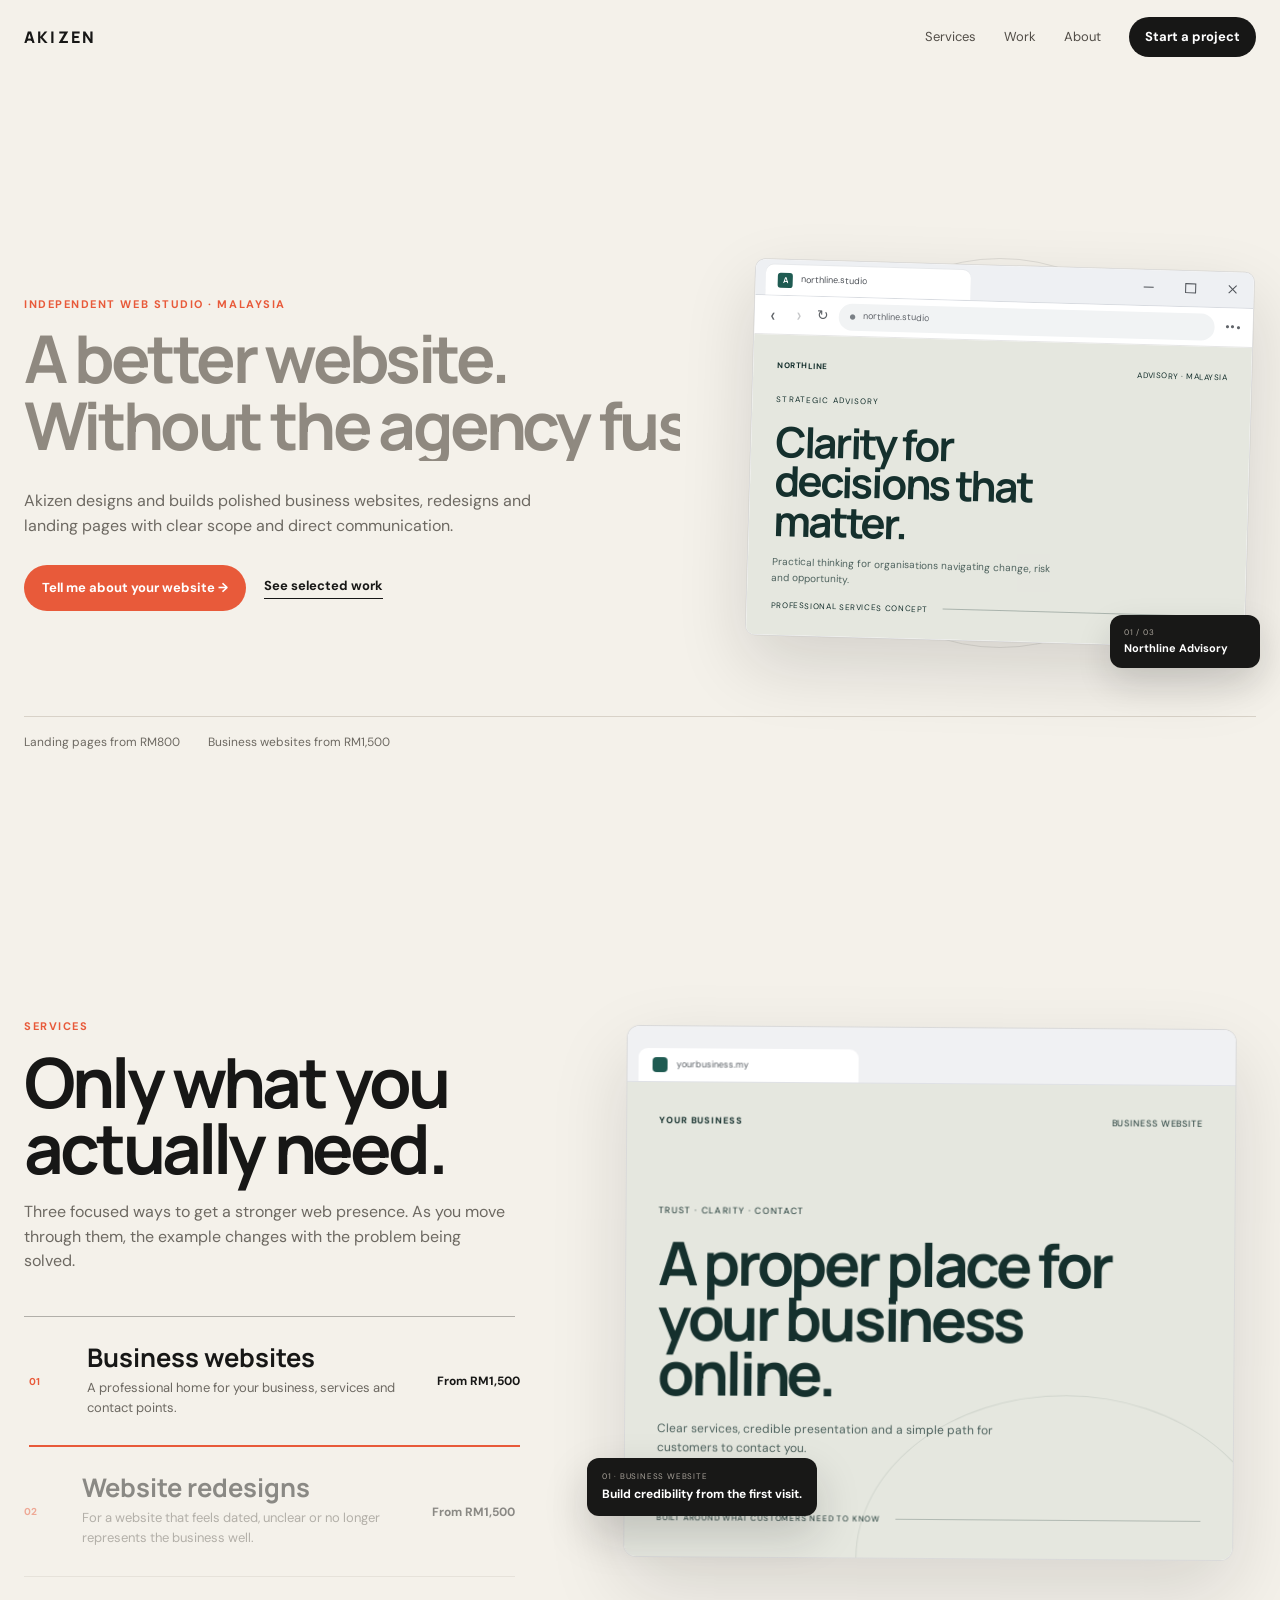
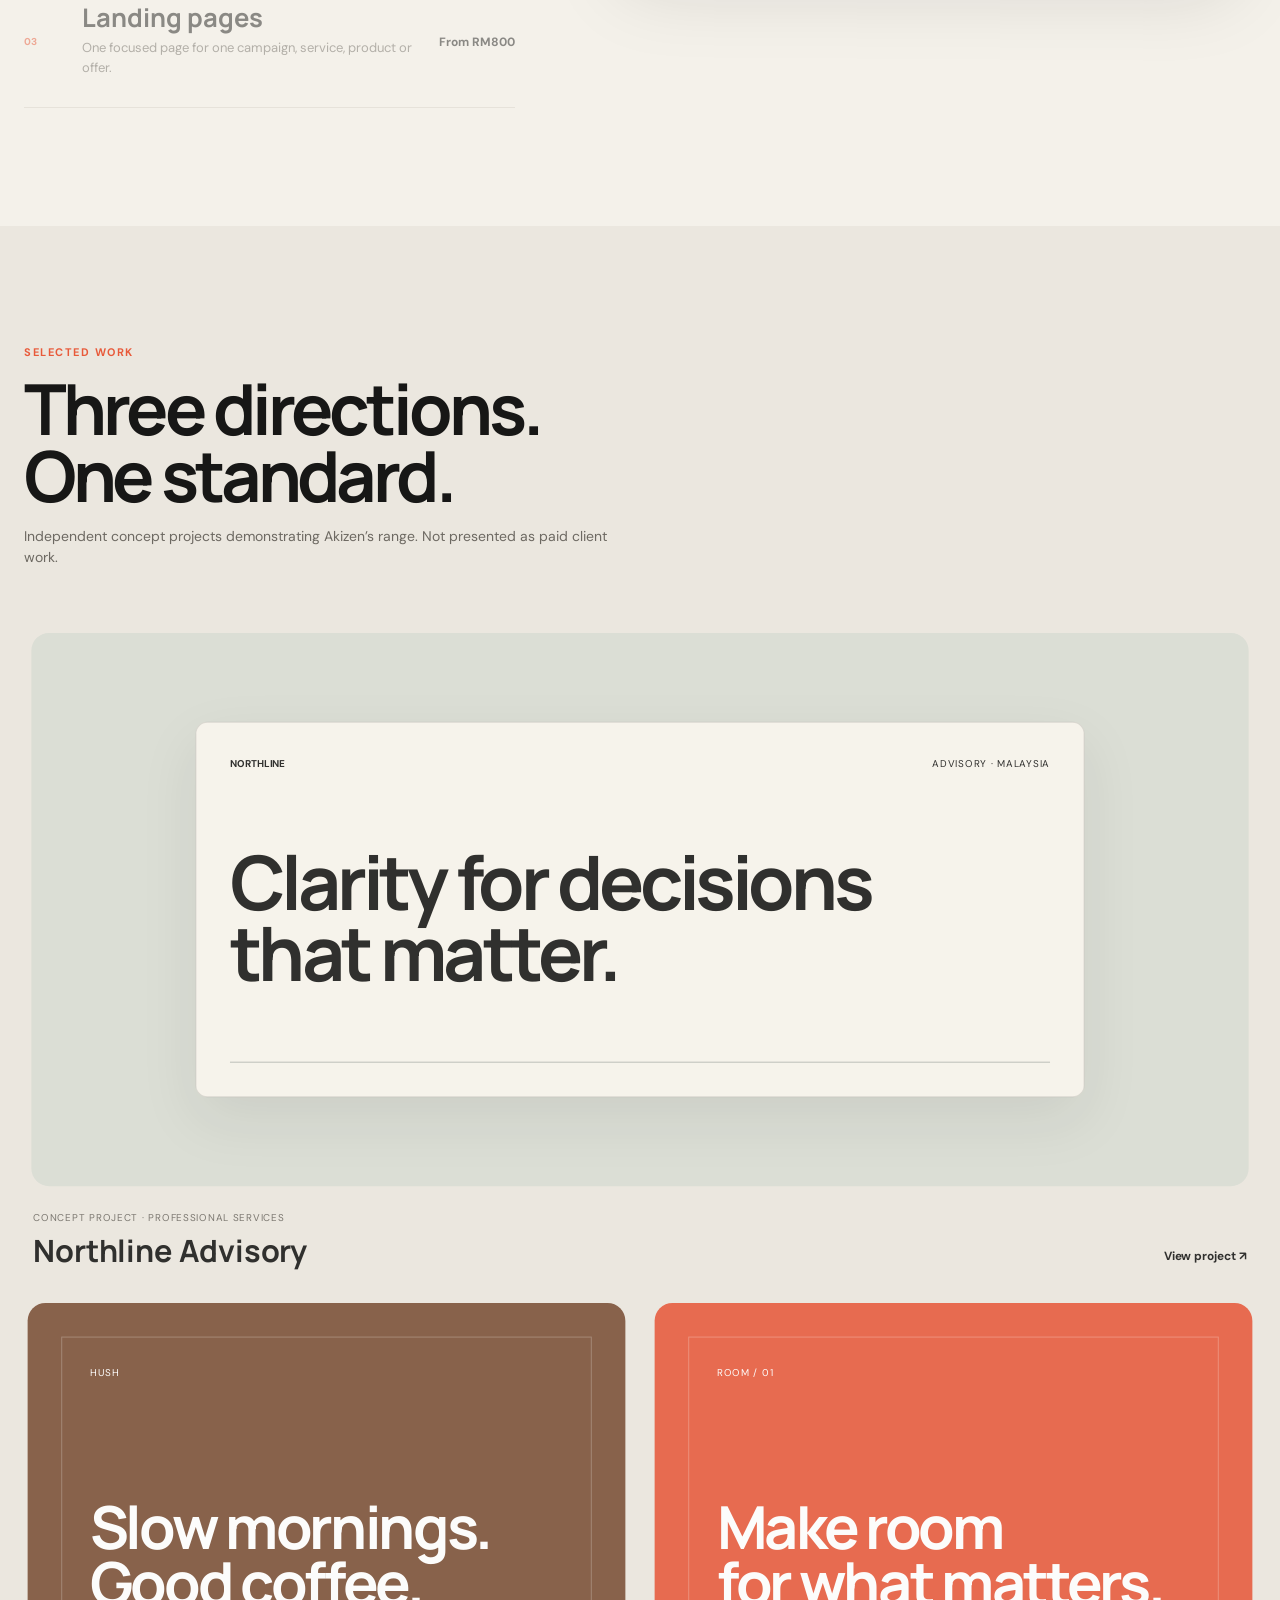
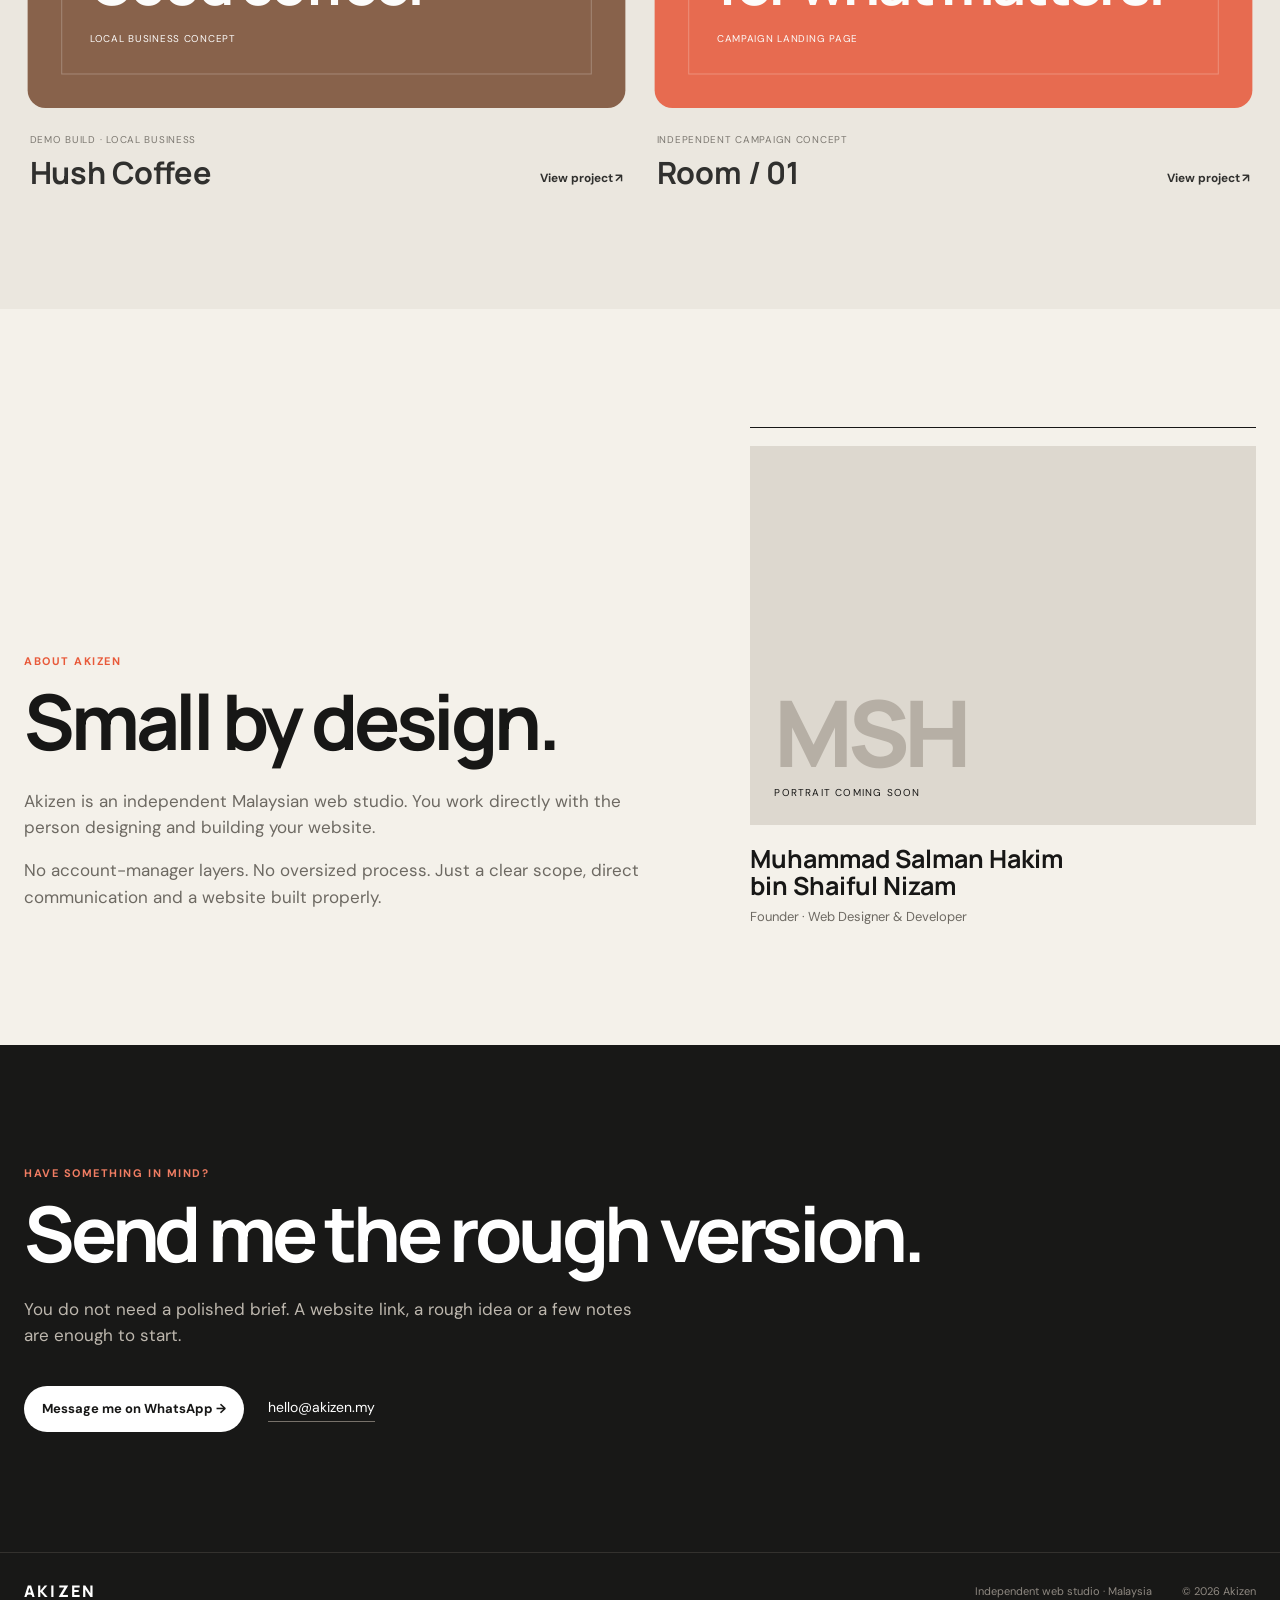
<file: index.html>
<!doctype html>
<html lang="en">
<head>
  <meta charset="utf-8">
  <meta name="viewport" content="width=device-width,initial-scale=1">
  <meta name="theme-color" content="#f4f1ea">
  <meta name="description" content="Akizen is an independent Malaysian web studio creating professional business websites, redesigns and landing pages.">
  <meta name="robots" content="index,follow">
  <link rel="canonical" href="https://akizen.my/">
  <meta property="og:type" content="website">
  <meta property="og:title" content="Akizen — Websites for Malaysian businesses">
  <meta property="og:description" content="Professional business websites, redesigns and landing pages. Clear scope, direct communication and focused delivery.">
  <meta property="og:url" content="https://akizen.my/">
  <meta property="og:image" content="https://akizen.my/assets/images/og-image.jpg">
  <meta name="twitter:card" content="summary_large_image">
  <link rel="icon" href="favicon.ico" sizes="any">
  <link rel="manifest" href="site.webmanifest">
  <link rel="preconnect" href="https://fonts.googleapis.com">
  <link rel="preconnect" href="https://fonts.gstatic.com" crossorigin>
  <link href="https://fonts.googleapis.com/css2?family=DM+Sans:wght@400;500;600;700&family=Manrope:wght@500;600;700;800&display=swap" rel="stylesheet">
  <title>Akizen — Websites for Malaysian businesses</title>
  <link rel="stylesheet" href="style.css?v=motion-2">
  <link rel="stylesheet" href="hero-windows.css?v=windows-1">
  <link rel="stylesheet" href="hero-text.css?v=text-1">
  <link rel="stylesheet" href="scroll-story.css?v=story-2">
  <script src="script.js?v=story-2" defer></script>
</head>
<body>
<a class="skip-link" href="#main">Skip to content</a>
<header class="site-header" data-header><div class="shell nav"><a class="brand" href="#top" aria-label="Akizen home">AKIZEN</a><nav class="desktop-nav" aria-label="Primary navigation"><a href="#services">Services</a><a href="#work">Work</a><a href="#about">About</a></nav><a class="nav-cta" href="https://wa.me/60174201247?text=Hi%2C%20I%27d%20like%20to%20talk%20about%20a%20website." target="_blank" rel="noopener">Start a project</a><button class="menu-toggle" type="button" aria-expanded="false" aria-controls="mobile-menu" aria-label="Open menu"><span></span><span></span></button></div><div class="mobile-menu" id="mobile-menu" hidden><a href="#services">Services</a><a href="#work">Work</a><a href="#about">About</a><a class="mobile-cta" href="https://wa.me/60174201247?text=Hi%2C%20I%27d%20like%20to%20talk%20about%20a%20website." target="_blank" rel="noopener">Start a project →</a></div></header>
<main id="main">
<section class="hero" id="top"><div class="shell hero-inner"><div class="hero-grid"><div class="hero-copy"><p class="eyebrow hero-eyebrow reveal">Independent web studio · Malaysia</p><h1 class="hero-title reveal"><span class="headline-mask"><span class="headline-line headline-primary">A better website.</span></span><span class="headline-mask"><span class="headline-line headline-muted">Without the agency fuss.</span></span></h1><p class="hero-description reveal">Akizen designs and builds polished business websites, redesigns and landing pages with clear scope and direct communication.</p><div class="hero-actions reveal"><a class="button primary" href="https://wa.me/60174201247?text=Hi%2C%20I%27d%20like%20to%20talk%20about%20a%20website." target="_blank" rel="noopener">Tell me about your website →</a><a class="text-link" href="#work">See selected work</a></div></div><div class="hero-preview reveal" data-hero-preview aria-label="Animated previews of Akizen concept projects"><div class="preview-orbit" aria-hidden="true"></div><div class="preview-browser" data-preview-browser><div class="windows-titlebar" aria-hidden="true"><div class="browser-tab"><span class="tab-favicon">A</span><small data-preview-url>northline.studio</small></div><div class="window-controls"><span class="win-minimize"></span><span class="win-maximize"></span><span class="win-close"></span></div></div><div class="windows-toolbar" aria-hidden="true"><span class="nav-arrow">‹</span><span class="nav-arrow faded">›</span><span class="nav-refresh">↻</span><div class="address-bar"><span class="lock-dot">●</span><small data-preview-address>northline.studio</small></div><span class="toolbar-menu">•••</span></div><div class="preview-screen preview-northline" data-preview-screen><div class="preview-nav"><b data-preview-brand>NORTHLINE</b><span data-preview-meta>Advisory · Malaysia</span></div><div class="preview-content"><small data-preview-kicker>STRATEGIC ADVISORY</small><strong data-preview-title>Clarity for decisions that matter.</strong><p data-preview-copy>Practical thinking for organisations navigating change, risk and opportunity.</p></div><div class="preview-footer"><span data-preview-label>Professional services concept</span><i></i></div></div></div><div class="preview-caption"><span data-preview-count>01 / 03</span><strong data-preview-name>Northline Advisory</strong></div></div></div><div class="hero-note reveal"><span>Landing pages from RM800</span><span>Business websites from RM1,500</span></div></div></section>
<section class="story-services" id="services" data-service-story><div class="story-services-stage"><div class="story-services-sticky"><div class="shell story-services-grid"><div class="story-services-copy"><div class="section-intro"><p class="eyebrow">Services</p><h2>Only what you actually need.</h2><p class="section-copy">Three focused ways to get a stronger web presence. As you move through them, the example changes with the problem being solved.</p></div><div class="story-service-tabs" aria-label="Akizen services"><article class="story-service-tab is-active" data-service-tab="0"><div class="service-number">01</div><div><h3>Business websites</h3><p>A professional home for your business, services and contact points.</p></div><div class="service-price">From RM1,500</div></article><article class="story-service-tab" data-service-tab="1"><div class="service-number">02</div><div><h3>Website redesigns</h3><p>For a website that feels dated, unclear or no longer represents the business well.</p></div><div class="service-price">From RM1,500</div></article><article class="story-service-tab" data-service-tab="2"><div class="service-number">03</div><div><h3>Landing pages</h3><p>One focused page for one campaign, service, product or offer.</p></div><div class="service-price">From RM800</div></article></div></div><div class="story-demo" data-service-demo aria-live="polite"><div class="story-demo-halo" aria-hidden="true"></div><div class="story-browser"><div class="story-browser-bar"><div class="story-browser-tab"><span class="story-browser-dot"></span><span data-story-url>yourbusiness.my</span></div></div><div class="story-browser-screen" data-story-screen><div class="story-browser-nav"><b data-story-brand>YOUR BUSINESS</b><span data-story-meta>Business website</span></div><div class="story-browser-content"><small class="story-browser-kicker" data-story-kicker>TRUST · CLARITY · CONTACT</small><strong class="story-browser-title" data-story-title>A proper place for your business online.</strong><p class="story-browser-copy" data-story-copy>Clear services, credible presentation and a simple path for customers to contact you.</p></div><div class="story-browser-foot"><span data-story-foot>Built around what customers need to know</span><i></i></div></div></div><div class="story-demo-caption"><small data-story-count>01 · BUSINESS WEBSITE</small><strong data-story-caption-title>Build credibility from the first visit.</strong></div></div></div></div></div></section>
<section class="work-story" id="work" data-work-story><div class="work-story-stage"><div class="work-story-sticky"><div class="shell" style="position:relative"><div class="work-story-head"><div class="section-intro"><p class="eyebrow">Selected work</p><h2>Three directions.<br>One standard.</h2><p class="section-copy">Independent concept projects demonstrating Akizen’s range. Not presented as paid client work.</p></div></div><div class="work-rail-wrap"><div class="work-rail" data-work-rail><a class="story-work-card" href="portfolio/northline/"><div class="work-art northline-art" aria-hidden="true"><div class="mini-window"><div class="mini-top"><b>NORTHLINE</b><span>Advisory · Malaysia</span></div><strong>Clarity for decisions that matter.</strong><i></i></div></div><div class="work-meta"><div><span>Concept Project · Professional Services</span><h3>Northline Advisory</h3></div><b>View project ↗</b></div></a><a class="story-work-card" href="portfolio/hush/"><div class="work-art hush-art" aria-hidden="true"><div><span>HUSH</span><strong>Slow mornings.<br>Good coffee.</strong><small>Local business concept</small></div></div><div class="work-meta"><div><span>Demo Build · Local Business</span><h3>Hush Coffee</h3></div><b>View project ↗</b></div></a><a class="story-work-card" href="portfolio/room-01/"><div class="work-art room-art" aria-hidden="true"><div><span>ROOM / 01</span><strong>Make room<br>for what matters.</strong><small>Campaign landing page</small></div></div><div class="work-meta"><div><span>Independent Campaign Concept</span><h3>Room / 01</h3></div><b>View project ↗</b></div></a></div></div></div></div></div></section>
<section class="section about" id="about"><div class="shell about-grid"><div class="about-copy reveal"><p class="eyebrow">About Akizen</p><h2>Small by design.</h2><p>Akizen is an independent Malaysian web studio. You work directly with the person designing and building your website.</p><p>No account-manager layers. No oversized process. Just a clear scope, direct communication and a website built properly.</p></div><div class="founder reveal"><div class="portrait-placeholder" aria-label="Founder portrait placeholder"><span>MSH</span><small>Portrait coming soon</small></div><div><h3>Muhammad Salman Hakim<br>bin Shaiful Nizam</h3><p>Founder · Web Designer & Developer</p></div></div></div></section>
<section class="contact" id="contact"><div class="shell contact-inner reveal"><p class="eyebrow">Have something in mind?</p><h2>Send me the rough version.</h2><p>You do not need a polished brief. A website link, a rough idea or a few notes are enough to start.</p><div class="contact-actions"><a class="button light" href="https://wa.me/60174201247?text=Hi%2C%20I%27d%20like%20to%20talk%20about%20a%20website.%20Here%27s%20what%20I%20have%20in%20mind%3A" target="_blank" rel="noopener">Message me on WhatsApp →</a><a class="contact-email" href="mailto:hello@akizen.my">hello@akizen.my</a></div></div></section>
</main><footer class="footer"><div class="shell footer-inner"><a class="brand" href="#top">AKIZEN</a><p>Independent web studio · Malaysia</p><p>© <span id="year"></span> Akizen</p></div></footer>
</body>
</html>
</file>
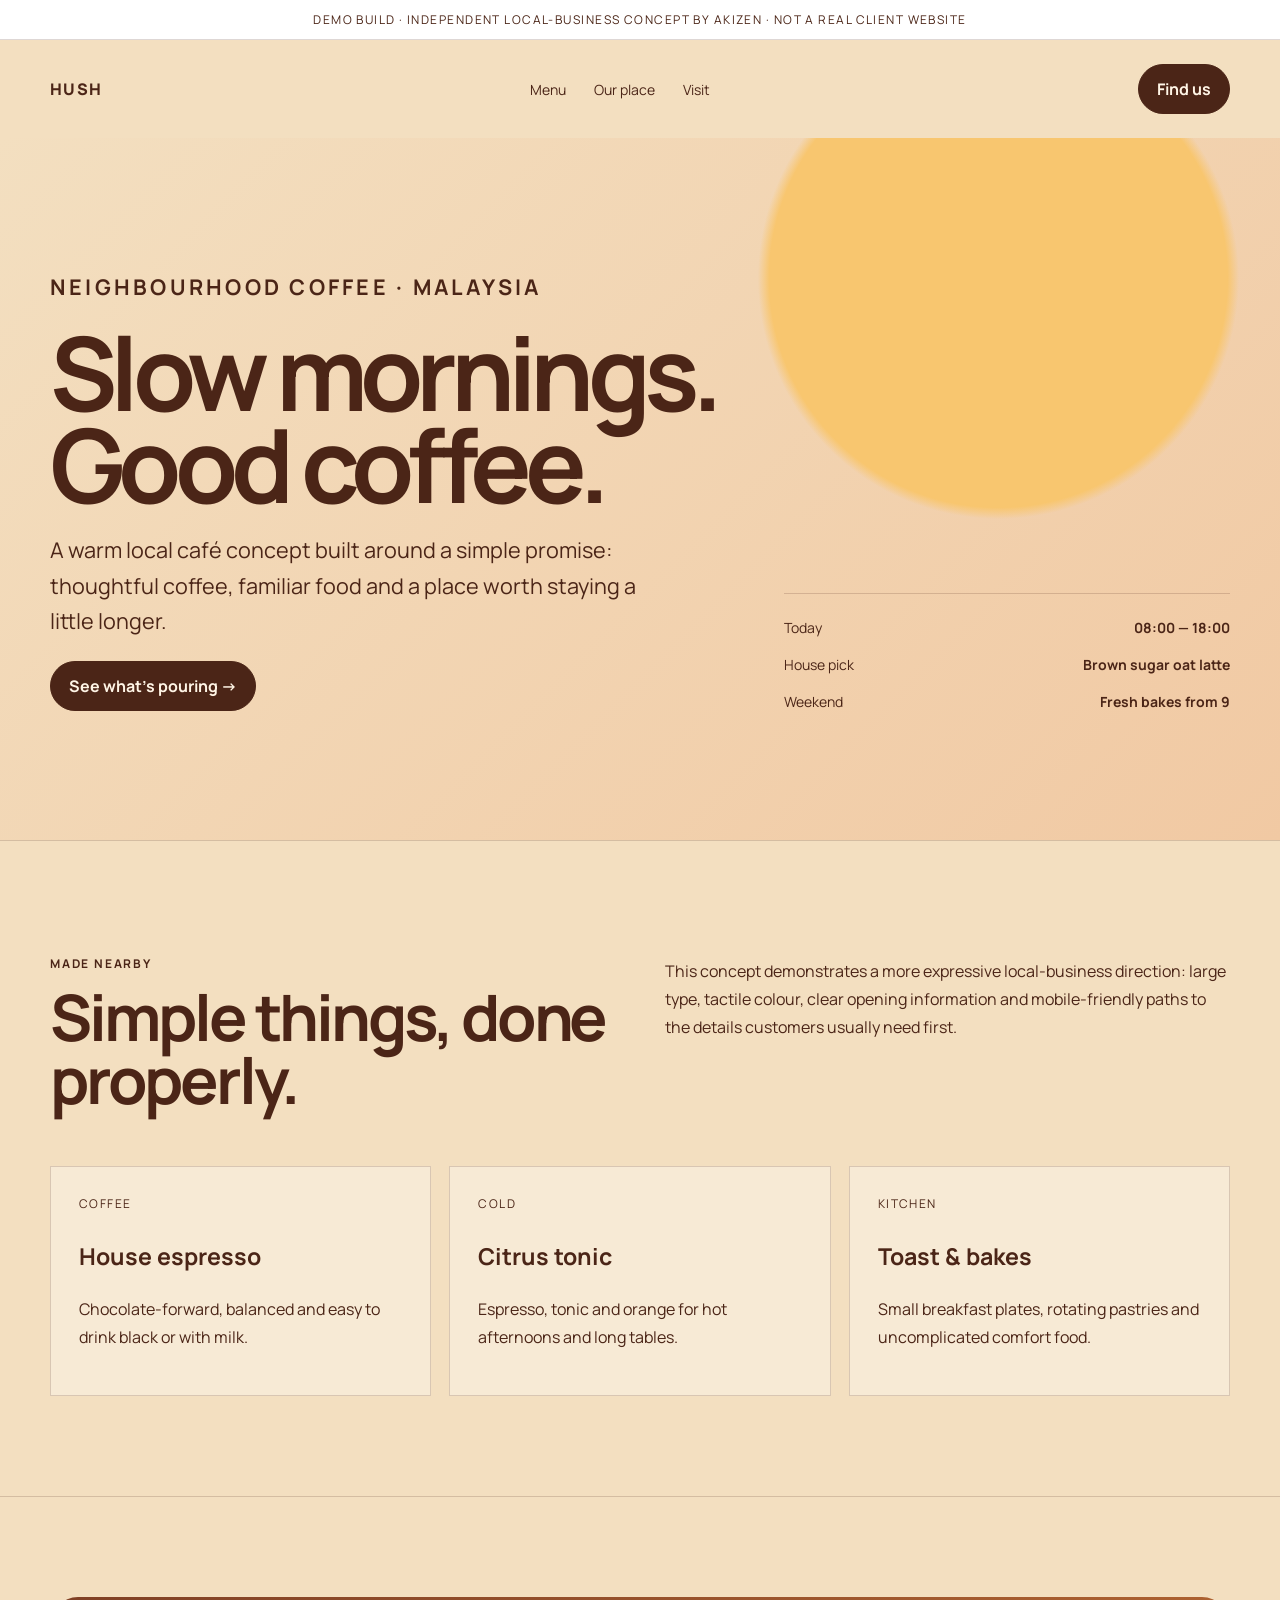
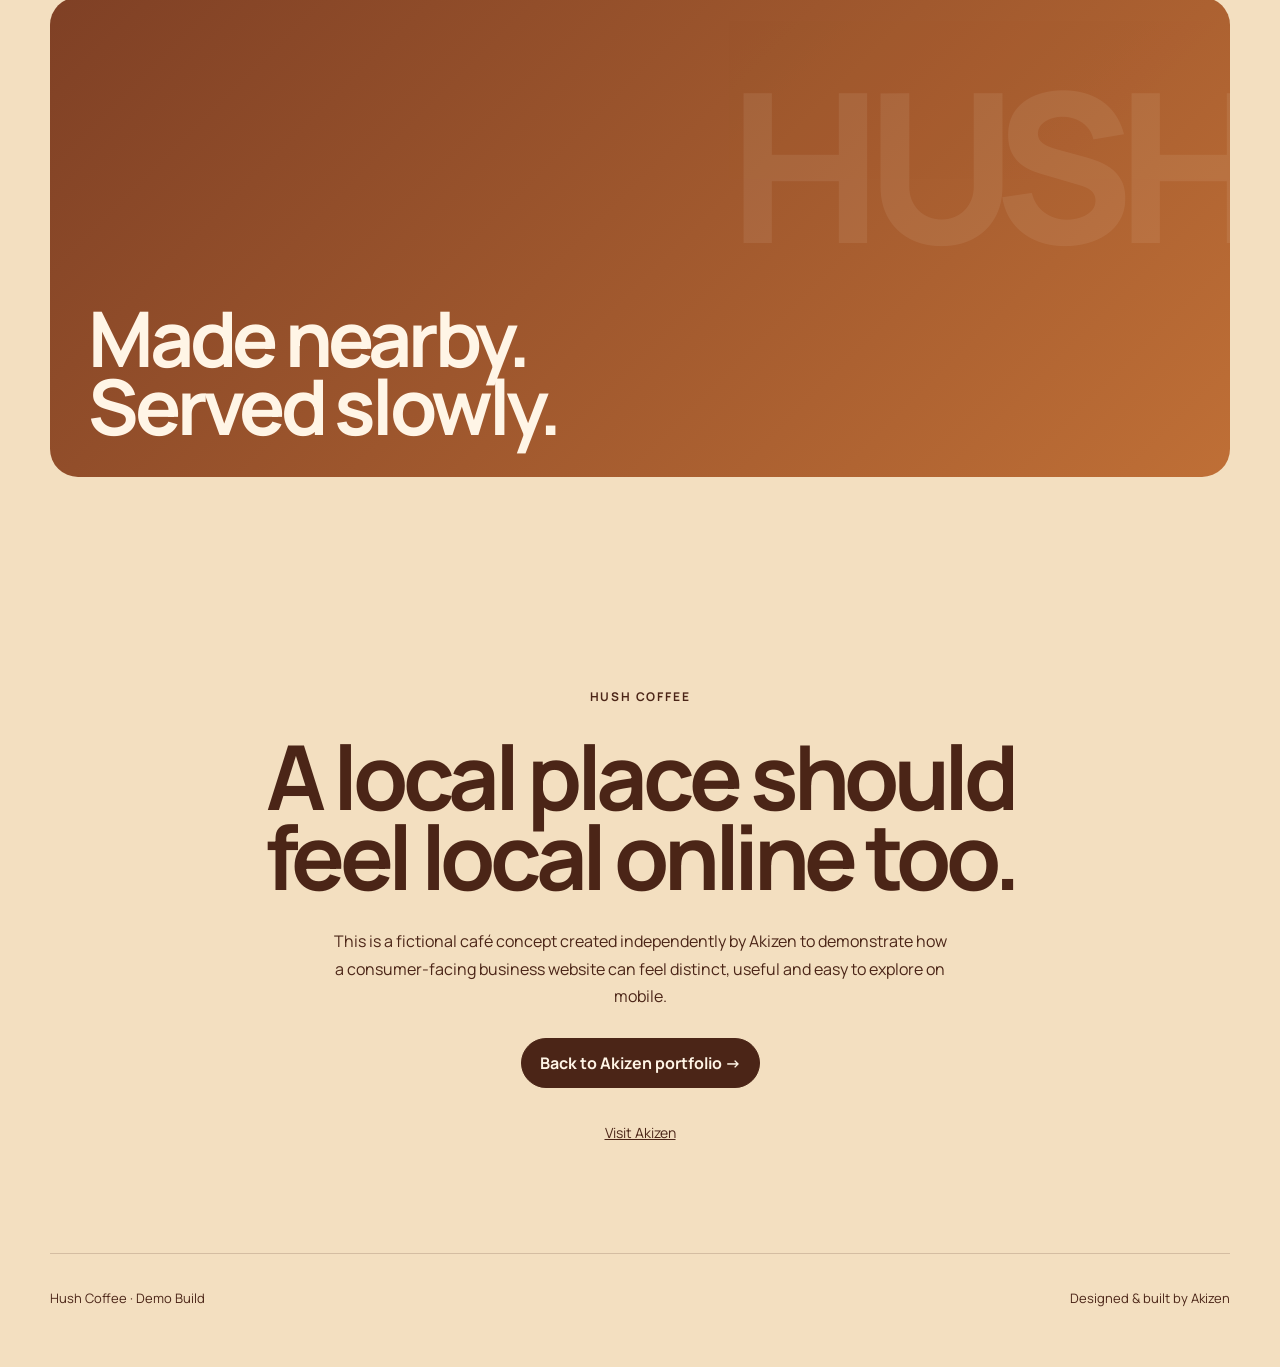
<file: portfolio/hush/index.html>
<!doctype html><html lang="en"><head><meta charset="utf-8"><meta name="viewport" content="width=device-width,initial-scale=1"><meta name="robots" content="noindex"><title>Hush Coffee — Akizen Demo Build</title><link rel="preconnect" href="https://fonts.googleapis.com"><link rel="preconnect" href="https://fonts.gstatic.com" crossorigin><link href="https://fonts.googleapis.com/css2?family=Manrope:wght@400;500;600;700;800&display=swap" rel="stylesheet"><link rel="stylesheet" href="../demo.css"><style>:root{--paper:#f3dfc0;--ink:#4b2517;--line:rgba(75,37,23,.18)}.hero{background:radial-gradient(circle at 78% 20%,#f8c66f 0 20%,transparent 21%),linear-gradient(135deg,#f3dfc0,#f1c9a3)}.showcase{background:linear-gradient(135deg,#7f4025,#bf6f36);color:#fff5e6}.showcase:before{content:"HUSH";position:absolute;right:-2%;top:5%;font-size:clamp(5rem,17vw,13rem);font-weight:800;letter-spacing:-.08em;opacity:.08}.card{background:#f7ead5}.pill{background:#4b2517;color:#fff5e6;border-color:#4b2517}</style></head><body><div class="concept-bar">Demo Build · Independent local-business concept by Akizen · Not a real client website</div><header class="shell site-nav"><a class="logo" href="#top">HUSH</a><nav><a href="#menu">Menu</a><a href="#story">Our place</a><a href="#visit">Visit</a></nav><a class="pill" href="#visit">Find us</a></header><main id="top"><section class="hero"><div class="shell hero-grid"><div><p class="kicker">Neighbourhood coffee · Malaysia</p><h1>Slow mornings. Good coffee.</h1><p>A warm local café concept built around a simple promise: thoughtful coffee, familiar food and a place worth staying a little longer.</p><a class="pill" href="#menu">See what’s pouring →</a></div><div class="meta-card"><div><span>Today</span><strong>08:00 — 18:00</strong></div><div><span>House pick</span><strong>Brown sugar oat latte</strong></div><div><span>Weekend</span><strong>Fresh bakes from 9</strong></div></div></div></section><section class="section" id="menu"><div class="shell"><div class="section-head"><div><p class="kicker">Made nearby</p><h2>Simple things, done properly.</h2></div><p>This concept demonstrates a more expressive local-business direction: large type, tactile colour, clear opening information and mobile-friendly paths to the details customers usually need first.</p></div><div class="cards"><article class="card"><span>Coffee</span><div><h3>House espresso</h3><p>Chocolate-forward, balanced and easy to drink black or with milk.</p></div></article><article class="card"><span>Cold</span><div><h3>Citrus tonic</h3><p>Espresso, tonic and orange for hot afternoons and long tables.</p></div></article><article class="card"><span>Kitchen</span><div><h3>Toast & bakes</h3><p>Small breakfast plates, rotating pastries and uncomplicated comfort food.</p></div></article></div></div></section><section class="section" id="story"><div class="shell"><div class="showcase"><h3>Made nearby.<br>Served slowly.</h3></div></div></section><section class="cta" id="visit"><div class="shell"><p class="kicker">Hush Coffee</p><h2>A local place should feel local online too.</h2><p>This is a fictional café concept created independently by Akizen to demonstrate how a consumer-facing business website can feel distinct, useful and easy to explore on mobile.</p><a class="pill" href="../../#work">Back to Akizen portfolio →</a><br><a class="back" href="../../">Visit Akizen</a></div></section></main><footer class="shell footer"><span>Hush Coffee · Demo Build</span><span>Designed & built by Akizen</span></footer></body></html>
</file>
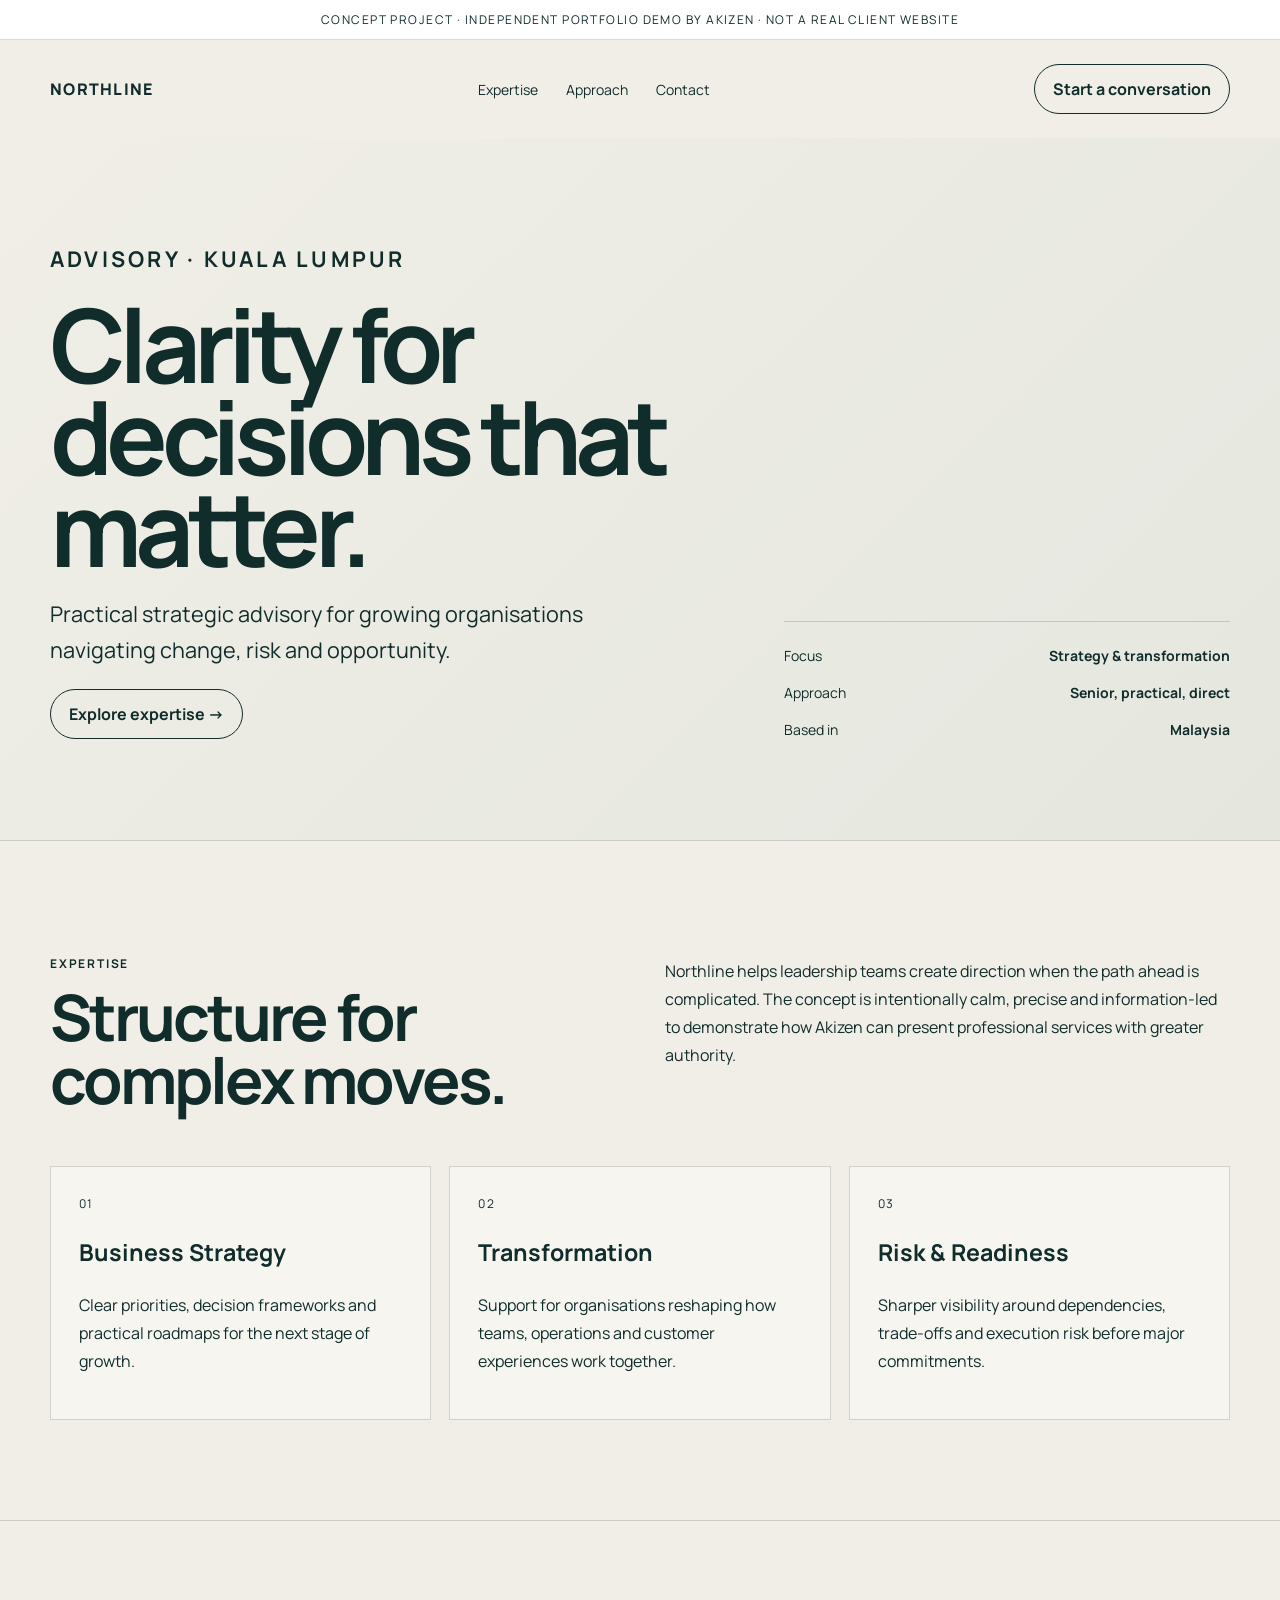
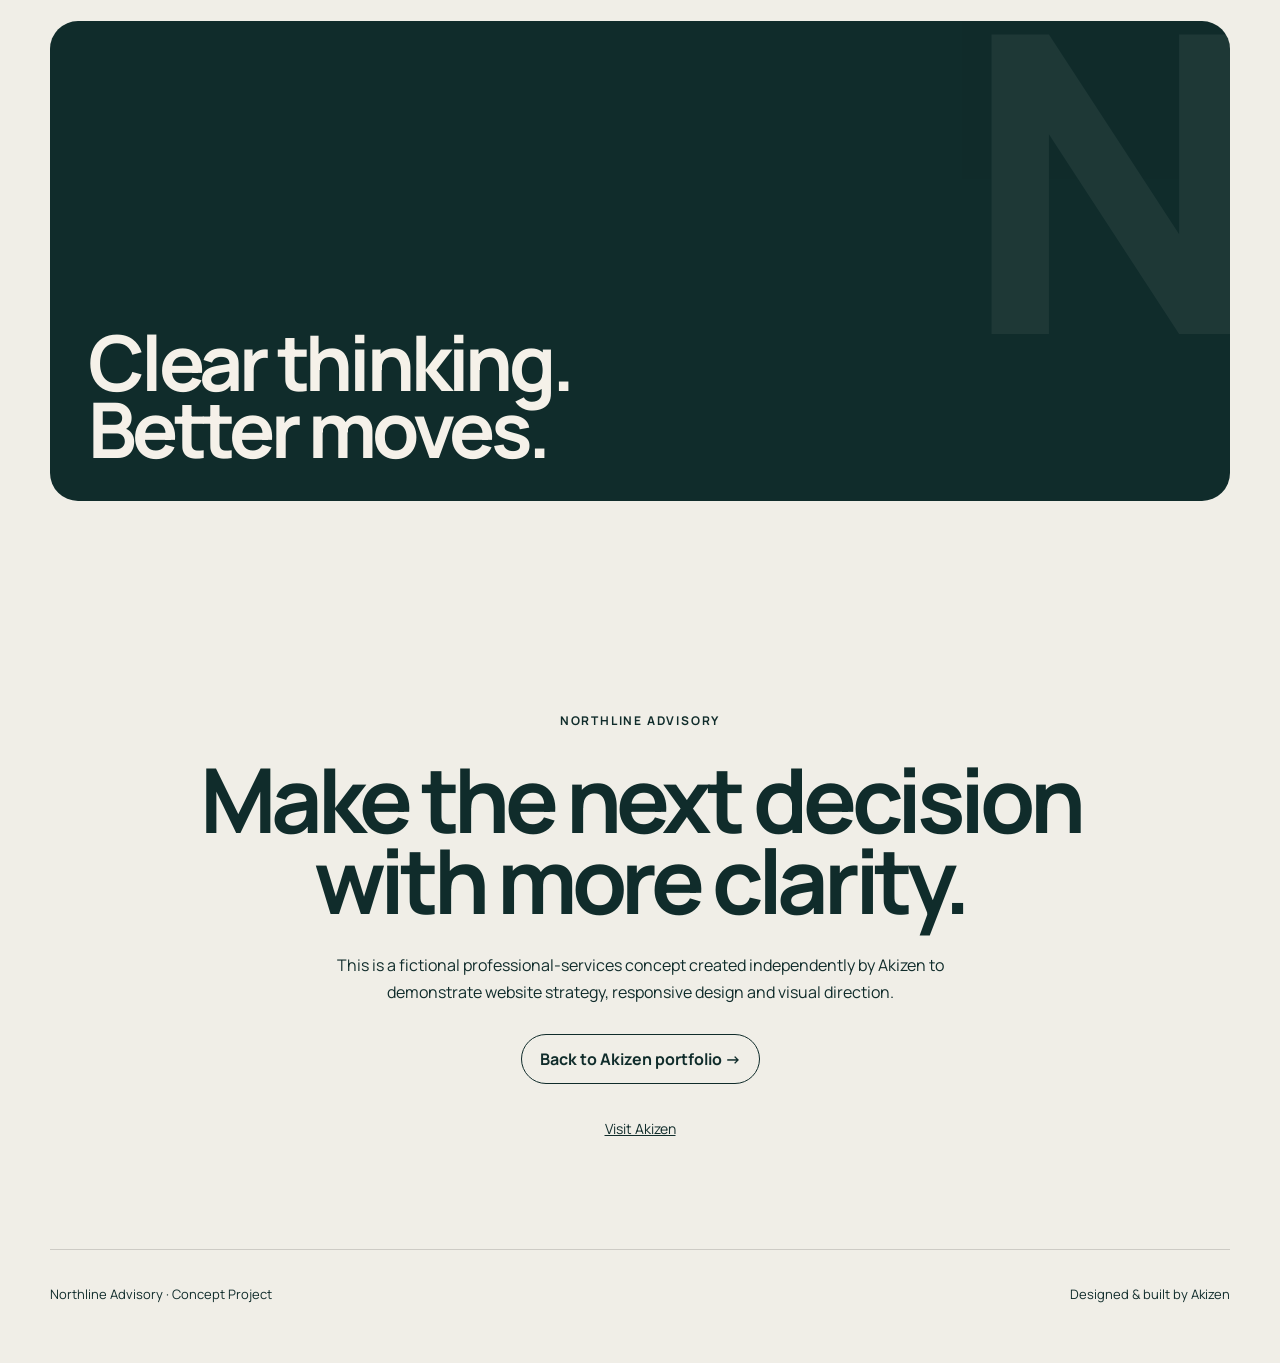
<file: portfolio/northline/index.html>
<!doctype html><html lang="en"><head><meta charset="utf-8"><meta name="viewport" content="width=device-width,initial-scale=1"><meta name="robots" content="noindex"><title>Northline Advisory — Akizen Concept Project</title><link rel="preconnect" href="https://fonts.googleapis.com"><link rel="preconnect" href="https://fonts.gstatic.com" crossorigin><link href="https://fonts.googleapis.com/css2?family=Manrope:wght@400;500;600;700;800&display=swap" rel="stylesheet"><link rel="stylesheet" href="../demo.css"><style>:root{--paper:#f0eee7;--ink:#102c2b}.hero{background:linear-gradient(135deg,#f0eee7 0%,#e5e7df 100%)}.showcase{background:#102c2b;color:#f5f1e9}.showcase:after{content:"N";position:absolute;right:-3%;top:-27%;font-size:26rem;font-weight:800;opacity:.06}.card{background:rgba(255,255,255,.38)}</style></head><body><div class="concept-bar">Concept Project · Independent portfolio demo by Akizen · Not a real client website</div><header class="shell site-nav"><a class="logo" href="#top">NORTHLINE</a><nav><a href="#expertise">Expertise</a><a href="#approach">Approach</a><a href="#contact">Contact</a></nav><a class="pill" href="#contact">Start a conversation</a></header><main id="top"><section class="hero"><div class="shell hero-grid"><div><p class="kicker">Advisory · Kuala Lumpur</p><h1>Clarity for decisions that matter.</h1><p>Practical strategic advisory for growing organisations navigating change, risk and opportunity.</p><a class="pill" href="#expertise">Explore expertise →</a></div><div class="meta-card"><div><span>Focus</span><strong>Strategy & transformation</strong></div><div><span>Approach</span><strong>Senior, practical, direct</strong></div><div><span>Based in</span><strong>Malaysia</strong></div></div></div></section><section class="section" id="expertise"><div class="shell"><div class="section-head"><div><p class="kicker">Expertise</p><h2>Structure for complex moves.</h2></div><p>Northline helps leadership teams create direction when the path ahead is complicated. The concept is intentionally calm, precise and information-led to demonstrate how Akizen can present professional services with greater authority.</p></div><div class="cards"><article class="card"><span>01</span><div><h3>Business Strategy</h3><p>Clear priorities, decision frameworks and practical roadmaps for the next stage of growth.</p></div></article><article class="card"><span>02</span><div><h3>Transformation</h3><p>Support for organisations reshaping how teams, operations and customer experiences work together.</p></div></article><article class="card"><span>03</span><div><h3>Risk & Readiness</h3><p>Sharper visibility around dependencies, trade-offs and execution risk before major commitments.</p></div></article></div></div></section><section class="section" id="approach"><div class="shell"><div class="showcase"><h3>Clear thinking.<br>Better moves.</h3></div></div></section><section class="cta" id="contact"><div class="shell"><p class="kicker">Northline Advisory</p><h2>Make the next decision with more clarity.</h2><p>This is a fictional professional-services concept created independently by Akizen to demonstrate website strategy, responsive design and visual direction.</p><a class="pill" href="../../#work">Back to Akizen portfolio →</a><br><a class="back" href="../../">Visit Akizen</a></div></section></main><footer class="shell footer"><span>Northline Advisory · Concept Project</span><span>Designed & built by Akizen</span></footer></body></html>
</file>
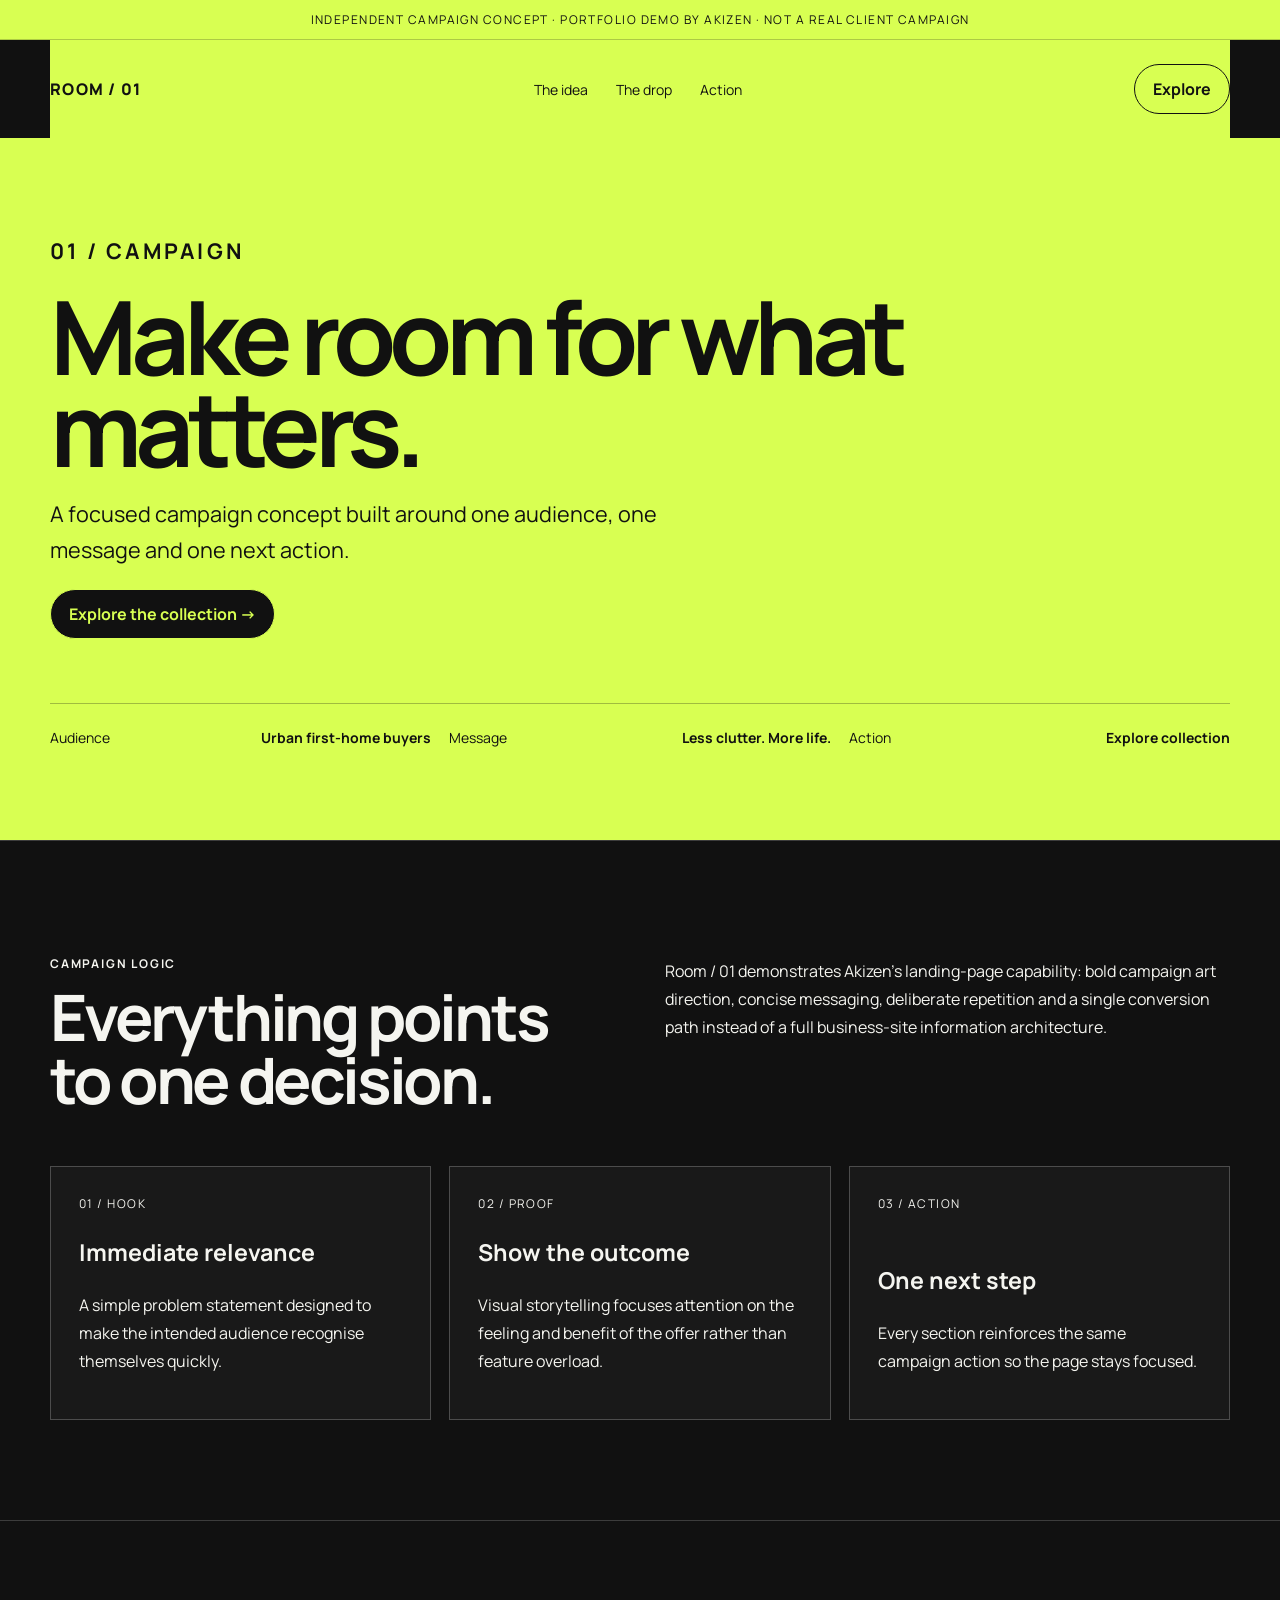
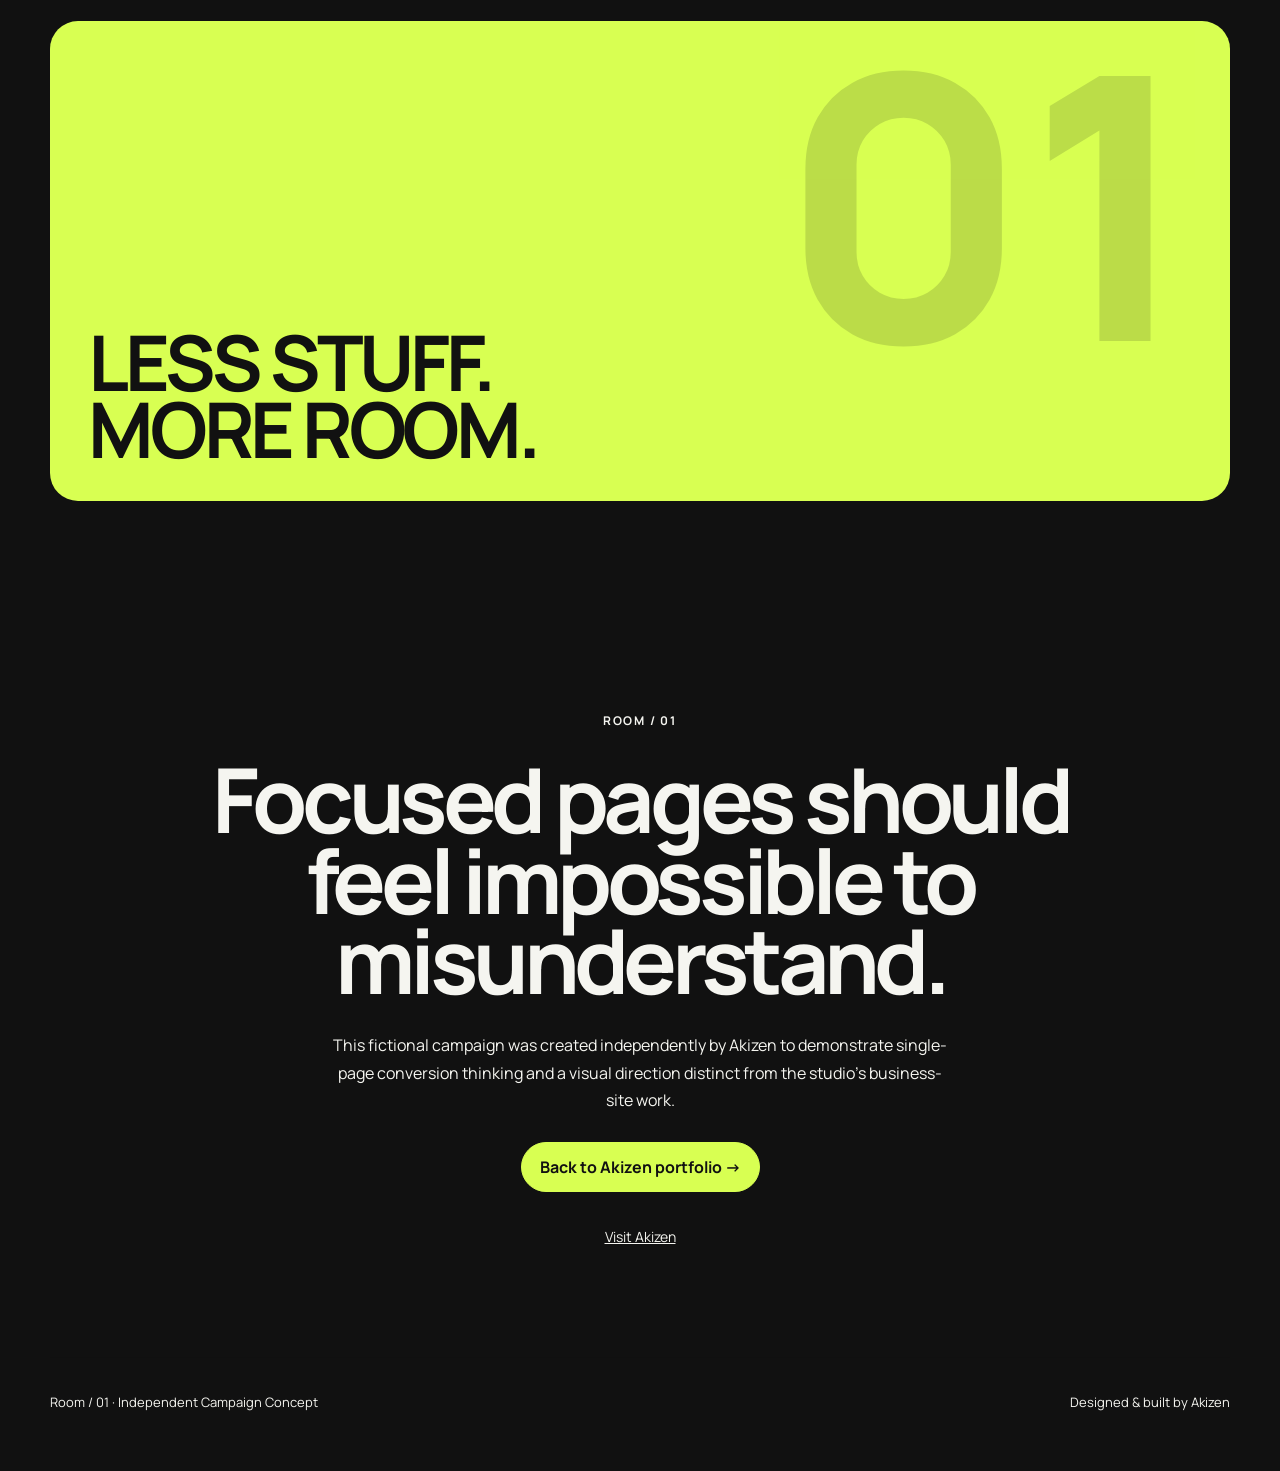
<file: portfolio/room-01/index.html>
<!doctype html><html lang="en"><head><meta charset="utf-8"><meta name="viewport" content="width=device-width,initial-scale=1"><meta name="robots" content="noindex"><title>Room / 01 — Akizen Campaign Concept</title><link rel="preconnect" href="https://fonts.googleapis.com"><link rel="preconnect" href="https://fonts.gstatic.com" crossorigin><link href="https://fonts.googleapis.com/css2?family=Manrope:wght@400;500;600;700;800&display=swap" rel="stylesheet"><link rel="stylesheet" href="../demo.css"><style>:root{--paper:#d8ff52;--ink:#111;--line:rgba(17,17,17,.22)}body{background:#111;color:#f5f5f0}.concept-bar,.site-nav{color:#111;background:#d8ff52}.hero{background:#d8ff52;color:#111}.hero h1{max-width:1000px}.hero-grid{grid-template-columns:1fr}.meta-card{grid-template-columns:repeat(3,1fr);border-top:1px solid rgba(17,17,17,.28)}.section{border-color:rgba(255,255,255,.18)}.card{border-color:rgba(255,255,255,.22);background:#191919}.showcase{background:#d8ff52;color:#111}.showcase:after{content:"01";position:absolute;right:3%;top:-15%;font-size:23rem;font-weight:800;opacity:.14}.pill{border-color:currentColor}.hero .pill{background:#111;color:#d8ff52}.cta .pill{background:#d8ff52;color:#111;border-color:#d8ff52}@media(max-width:760px){.meta-card{grid-template-columns:1fr}}</style></head><body><div class="concept-bar">Independent Campaign Concept · Portfolio demo by Akizen · Not a real client campaign</div><header class="shell site-nav"><a class="logo" href="#top">ROOM / 01</a><nav><a href="#idea">The idea</a><a href="#drop">The drop</a><a href="#action">Action</a></nav><a class="pill" href="#action">Explore</a></header><main id="top"><section class="hero"><div class="shell hero-grid"><div><p class="kicker">01 / Campaign</p><h1>Make room for what matters.</h1><p>A focused campaign concept built around one audience, one message and one next action.</p><a class="pill" href="#drop">Explore the collection →</a></div><div class="meta-card"><div><span>Audience</span><strong>Urban first-home buyers</strong></div><div><span>Message</span><strong>Less clutter. More life.</strong></div><div><span>Action</span><strong>Explore collection</strong></div></div></div></section><section class="section" id="idea"><div class="shell"><div class="section-head"><div><p class="kicker">Campaign logic</p><h2>Everything points to one decision.</h2></div><p>Room / 01 demonstrates Akizen’s landing-page capability: bold campaign art direction, concise messaging, deliberate repetition and a single conversion path instead of a full business-site information architecture.</p></div><div class="cards"><article class="card"><span>01 / Hook</span><div><h3>Immediate relevance</h3><p>A simple problem statement designed to make the intended audience recognise themselves quickly.</p></div></article><article class="card"><span>02 / Proof</span><div><h3>Show the outcome</h3><p>Visual storytelling focuses attention on the feeling and benefit of the offer rather than feature overload.</p></div></article><article class="card"><span>03 / Action</span><div><h3>One next step</h3><p>Every section reinforces the same campaign action so the page stays focused.</p></div></article></div></div></section><section class="section" id="drop"><div class="shell"><div class="showcase"><h3>LESS STUFF.<br>MORE ROOM.</h3></div></div></section><section class="cta" id="action"><div class="shell"><p class="kicker">Room / 01</p><h2>Focused pages should feel impossible to misunderstand.</h2><p>This fictional campaign was created independently by Akizen to demonstrate single-page conversion thinking and a visual direction distinct from the studio’s business-site work.</p><a class="pill" href="../../#work">Back to Akizen portfolio →</a><br><a class="back" href="../../">Visit Akizen</a></div></section></main><footer class="shell footer"><span>Room / 01 · Independent Campaign Concept</span><span>Designed & built by Akizen</span></footer></body></html>
</file>
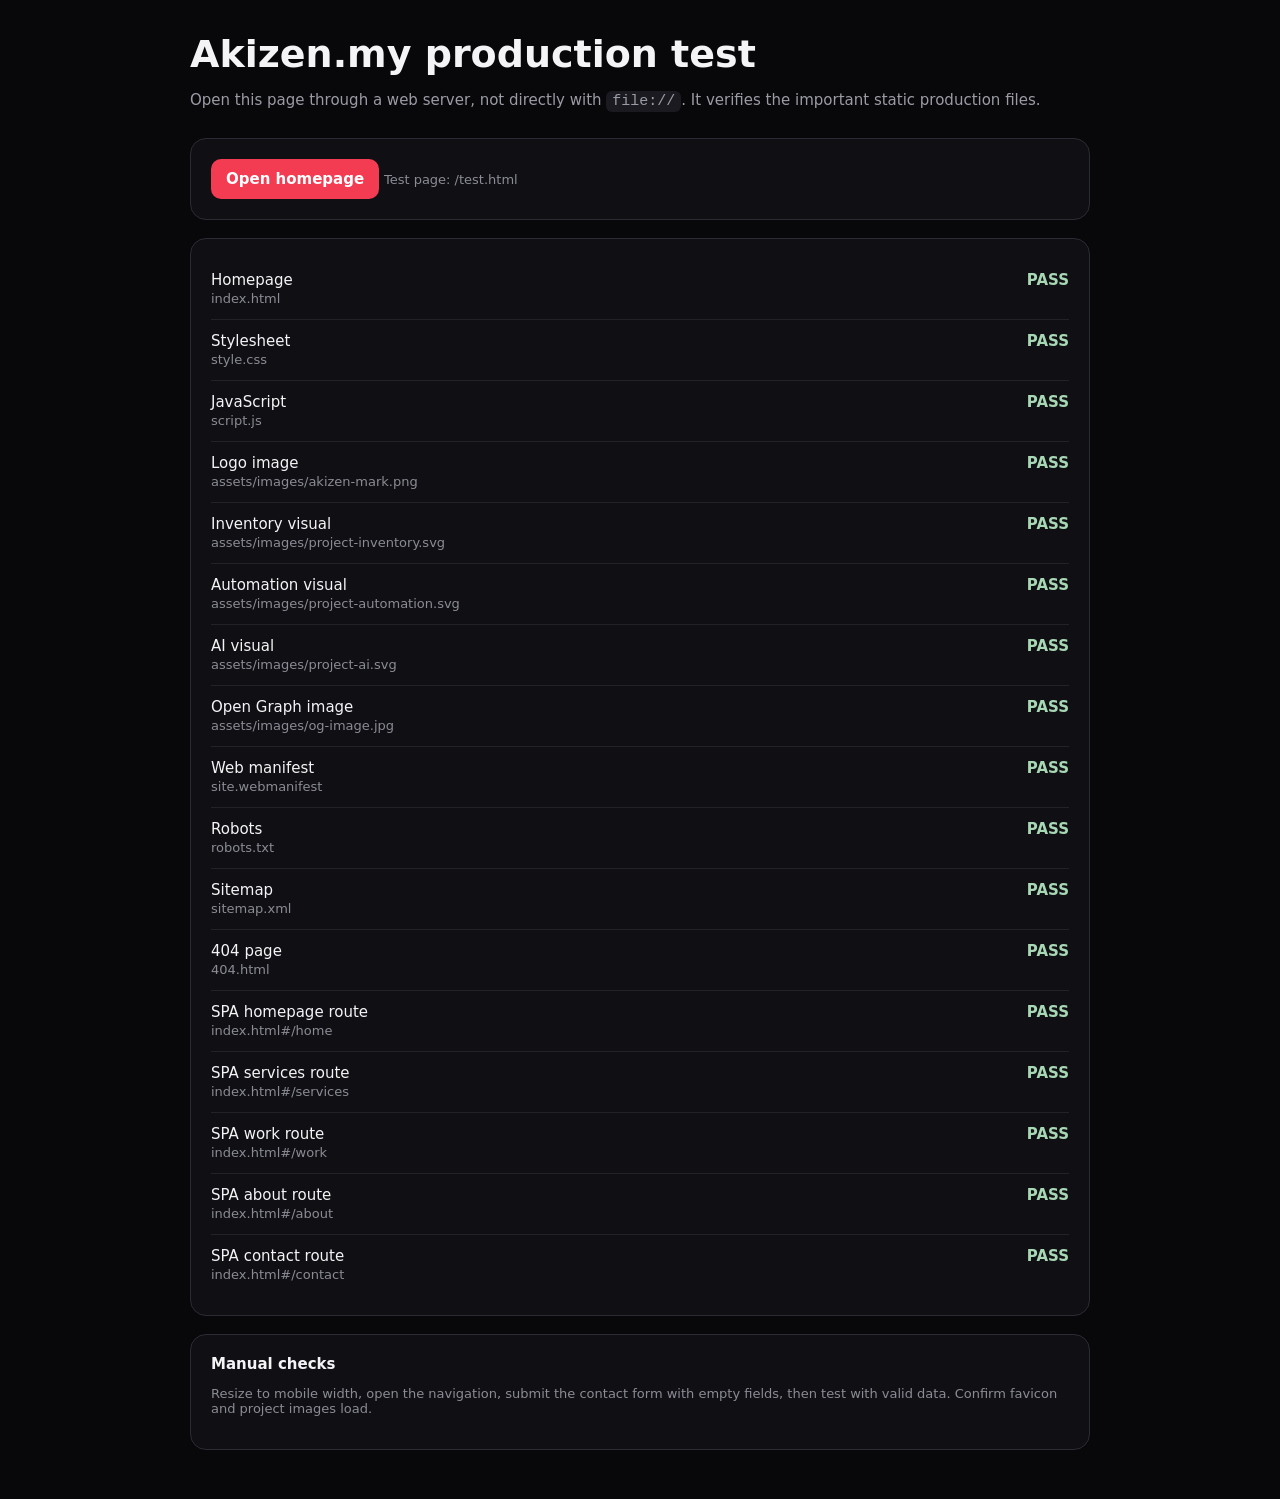
<file: test.html>
<!doctype html>
<html lang="en">
<head>
<meta charset="utf-8"><meta name="viewport" content="width=device-width,initial-scale=1">
<title>Akizen.my Production Test</title>
<style>
body{margin:0;background:#08080a;color:#f4f4f6;font:15px system-ui;padding:32px}.wrap{max-width:900px;margin:auto}
h1{font-size:38px;margin:0 0 8px}.sub{color:#9b9ba5;margin-bottom:28px}.panel{border:1px solid #2b2b33;background:#101014;border-radius:16px;padding:20px;margin-bottom:18px}
.row{display:grid;grid-template-columns:1fr auto;gap:20px;padding:12px 0;border-bottom:1px solid #222228}.row:last-child{border-bottom:0}.pass{color:#a7d7b4}.fail{color:#ff7888}.wait{color:#9b9ba5}
a{color:#c6b8ff}.btn{display:inline-block;background:#f33b52;color:white;text-decoration:none;padding:11px 15px;border-radius:10px;font-weight:700}
code{background:#1a1a20;padding:2px 6px;border-radius:6px}.meta{color:#8b8b95;font-size:13px}
</style>
</head>
<body><main class="wrap">
<h1>Akizen.my production test</h1>
<p class="sub">Open this page through a web server, not directly with <code>file://</code>. It verifies the important static production files.</p>
<div class="panel"><a class="btn" href="index.html">Open homepage</a> <span class="meta">Test page: /test.html</span></div>
<div class="panel"><div id="results"></div></div>
<div class="panel">
<strong>Manual checks</strong>
<p class="meta">Resize to mobile width, open the navigation, submit the contact form with empty fields, then test with valid data. Confirm favicon and project images load.</p>
</div>
<script>
const tests = [
  ['Homepage', 'index.html', 'text/html'],
  ['Stylesheet', 'style.css', 'text/css'],
  ['JavaScript', 'script.js', 'javascript'],
  ['Logo image', 'assets/images/akizen-mark.png', 'image/'],
  ['Inventory visual', 'assets/images/project-inventory.svg', 'image/'],
  ['Automation visual', 'assets/images/project-automation.svg', 'image/'],
  ['AI visual', 'assets/images/project-ai.svg', 'image/'],
  ['Open Graph image', 'assets/images/og-image.jpg', 'image/'],
  ['Web manifest', 'site.webmanifest', 'manifest'],
  ['Robots', 'robots.txt', 'text/plain'],
  ['Sitemap', 'sitemap.xml', 'xml'],
  ['404 page', '404.html', 'text/html'],
  ['SPA homepage route', 'index.html#/home', 'text/html'],
  ['SPA services route', 'index.html#/services', 'text/html'],
  ['SPA work route', 'index.html#/work', 'text/html'],
  ['SPA about route', 'index.html#/about', 'text/html'],
  ['SPA contact route', 'index.html#/contact', 'text/html']
];
const results = document.getElementById('results');
Promise.all(tests.map(async ([name,url,type]) => {
  const row = document.createElement('div'); row.className='row';
  row.innerHTML = `<span>${name}<br><span class="meta">${url}</span></span><strong class="wait">checking...</strong>`;
  results.appendChild(row);
  const status = row.querySelector('strong');
  try {
    const res = await fetch(url, {cache:'no-store'});
    const contentType = res.headers.get('content-type') || '';
    const typeOk = type === 'javascript' ? /javascript|text\/plain/.test(contentType) : contentType.includes(type);
    if (res.ok && typeOk) { status.textContent='PASS'; status.className='pass'; }
    else { status.textContent=`FAIL ${res.status}`; status.className='fail'; }
  } catch (e) { status.textContent='FAIL'; status.className='fail'; }
})).then(() => {
  const all = [...results.querySelectorAll('strong')];
  document.title = all.every(x=>x.classList.contains('pass')) ? 'PASS — Akizen.my Test' : 'FAIL — Akizen.my Test';
});
</script>
</main></body></html>
</file>
<file: style.css>
:root{--bg:#f4f1ea;--paper:#fbfaf7;--ink:#171716;--muted:#6d6962;--line:#d8d2c8;--accent:#e85a3a;--dark:#181817;--max:1240px}*{box-sizing:border-box}html{scroll-behavior:smooth;scroll-padding-top:90px}body{margin:0;background:var(--bg);color:var(--ink);font-family:"DM Sans",system-ui,sans-serif;line-height:1.55;overflow-x:hidden}a{color:inherit;text-decoration:none}button{font:inherit}.shell{width:min(calc(100% - 48px),var(--max));margin-inline:auto}.skip-link{position:fixed;left:16px;top:-80px;background:var(--ink);color:#fff;padding:10px 14px;z-index:999}.skip-link:focus{top:16px}:focus-visible{outline:3px solid rgba(232,90,58,.32);outline-offset:4px}.eyebrow{margin:0 0 14px;color:var(--accent);font-size:11px;font-weight:700;letter-spacing:.14em;text-transform:uppercase}.reveal{opacity:0;transform:translateY(14px);transition:opacity .55s ease,transform .55s ease}.reveal.visible{opacity:1;transform:none}.site-header{position:fixed;inset:0 0 auto;z-index:100;padding:14px 0;transition:.25s}.site-header.scrolled{background:rgba(244,241,234,.9);backdrop-filter:blur(18px);border-bottom:1px solid rgba(216,210,200,.8)}.nav{display:flex;align-items:center;min-height:46px}.brand{font-family:Manrope,sans-serif;font-weight:800;font-size:16px;letter-spacing:.14em}.desktop-nav{display:flex;gap:28px;margin-left:auto;margin-right:28px}.desktop-nav a{font-size:13px;color:#514d47}.desktop-nav a:hover{color:var(--accent)}.nav-cta{padding:10px 16px;border-radius:999px;background:var(--ink);color:#fff;font-size:13px;font-weight:700}.menu-toggle,.mobile-menu{display:none}.hero{min-height:100svh;display:flex;align-items:center;padding:96px 0 26px}.hero-inner{width:100%}.hero-grid{display:grid;grid-template-columns:minmax(0,1.08fr) minmax(360px,.72fr);gap:72px;align-items:center}.hero h1{margin:0;font-family:Manrope,sans-serif;font-size:clamp(54px,6.35vw,94px);line-height:.91;letter-spacing:-.068em;max-width:760px}.hero h1 span{color:#8f8980}.hero-description{margin:28px 0 0;color:var(--muted);font-size:16px;max-width:540px}.hero-actions{display:flex;align-items:center;gap:18px;flex-wrap:wrap;margin-top:26px}.button{min-height:46px;display:inline-flex;align-items:center;justify-content:center;padding:0 18px;border-radius:999px;font-size:13px;font-weight:700;transition:transform .2s ease}.button:hover{transform:translateY(-2px)}.primary{background:var(--accent);color:#fff}.light{background:#fff;color:var(--ink)}.text-link{font-size:13px;font-weight:700;border-bottom:1px solid currentColor;padding-bottom:2px}.hero-note{display:flex;gap:28px;margin-top:28px;padding-top:16px;border-top:1px solid var(--line);font-size:12px;color:var(--muted)}.hero-preview{position:relative;min-height:470px;display:grid;place-items:center;perspective:1200px}.preview-orbit{position:absolute;width:390px;height:390px;border:1px solid rgba(23,23,22,.1);border-radius:50%;animation:orbitPulse 7s ease-in-out infinite}.preview-orbit:after{content:"";position:absolute;width:9px;height:9px;border-radius:50%;background:var(--accent);top:32px;right:70px;box-shadow:0 0 0 8px rgba(232,90,58,.08)}.preview-browser{position:relative;width:min(100%,470px);border:1px solid rgba(23,23,22,.15);border-radius:16px;overflow:hidden;background:#fff;box-shadow:0 24px 65px rgba(23,23,22,.11);transform:rotate(1.6deg);animation:heroFloat 6s ease-in-out infinite;transition:transform .35s ease}.preview-browser.is-changing .preview-screen{opacity:.15;transform:translateY(10px)}.preview-bar{height:34px;display:flex;align-items:center;gap:5px;padding:0 12px;border-bottom:1px solid rgba(23,23,22,.09);background:#fbfaf7}.preview-bar span{width:6px;height:6px;border-radius:50%;background:#c7c1b8}.preview-bar small{margin-left:5px;font-size:8px;color:#999188}.preview-screen{min-height:330px;padding:24px;display:flex;flex-direction:column;transition:opacity .28s ease,transform .28s ease,background .35s ease,color .35s ease}.preview-nav{display:flex;justify-content:space-between;gap:18px;align-items:center;font-size:8px;letter-spacing:.06em;text-transform:uppercase}.preview-content{margin:auto 0;max-width:330px}.preview-content small{font-size:8px;letter-spacing:.14em}.preview-content strong{display:block;font:700 42px/.94 Manrope;letter-spacing:-.055em;margin:12px 0 14px}.preview-content p{font-size:10px;line-height:1.55;margin:0;max-width:285px;opacity:.72}.preview-footer{display:flex;align-items:center;gap:14px;font-size:8px;text-transform:uppercase;letter-spacing:.08em}.preview-footer i{height:1px;flex:1;background:currentColor;opacity:.28}.preview-northline{background:#e5e7df;color:#15302d}.preview-hush{background:#8a5b3e;color:#fff}.preview-room{background:#e85a3a;color:#fff}.preview-caption{position:absolute;right:-12px;bottom:28px;background:var(--dark);color:#fff;border-radius:12px;padding:11px 14px;min-width:150px;box-shadow:0 15px 35px rgba(23,23,22,.14)}.preview-caption span,.preview-caption strong{display:block}.preview-caption span{font-size:8px;letter-spacing:.1em;color:#aaa49b}.preview-caption strong{font-size:11px;margin-top:2px}.section{padding:118px 0}.section-intro{max-width:780px;margin-bottom:54px}.section-intro h2,.about-copy h2,.contact h2{font-family:Manrope,sans-serif;font-size:clamp(44px,6vw,78px);line-height:.96;letter-spacing:-.055em;margin:0}.section-copy{font-size:16px;color:var(--muted);max-width:620px;margin:24px 0 0}.service-list{border-top:1px solid var(--ink)}.service-list article{display:grid;grid-template-columns:70px 1fr auto;gap:36px;align-items:center;padding:30px 0;border-bottom:1px solid var(--line)}.service-number{font-size:11px;color:var(--accent);font-weight:700}.service-list h3{font:700 28px/1.05 Manrope;margin:0 0 8px}.service-list p{margin:0;color:var(--muted);font-size:14px;max-width:630px}.service-price{font-size:13px;font-weight:700;white-space:nowrap}.work{background:#ebe7df}.work-grid{display:grid;grid-template-columns:1fr 1fr;gap:22px}.work-card{display:block}.work-card-large{grid-column:1/-1}.work-art{position:relative;overflow:hidden;border-radius:18px;min-height:410px;padding:34px;transition:transform .3s ease}.work-card-large .work-art{min-height:590px}.work-card:hover .work-art{transform:translateY(-4px)}.northline-art{background:#d9ddd4;display:grid;place-items:center}.mini-window{width:min(88%,900px);min-height:380px;background:#f8f5ed;border:1px solid rgba(23,23,22,.14);border-radius:12px;padding:34px;display:flex;flex-direction:column;box-shadow:0 22px 60px rgba(0,0,0,.08)}.mini-top{display:flex;justify-content:space-between;gap:20px;font-size:10px}.mini-window>strong{font:700 clamp(42px,6vw,76px)/.95 Manrope;letter-spacing:-.055em;max-width:650px;margin:auto 0}.mini-window>i{height:1px;background:#b7b9b2}.hush-art{background:#7b5037;color:#fff}.room-art{background:#e75b3d;color:#fff}.hush-art>div,.room-art>div{height:100%;min-height:342px;border:1px solid rgba(255,255,255,.25);padding:28px;display:flex;flex-direction:column}.work-art span,.work-art small{font-size:10px;letter-spacing:.08em;text-transform:uppercase}.hush-art strong,.room-art strong{font:700 clamp(38px,5vw,60px)/.95 Manrope;letter-spacing:-.05em;margin:auto 0 20px}.work-meta{display:flex;justify-content:space-between;gap:24px;align-items:end;padding:18px 2px 24px}.work-meta span{font-size:10px;text-transform:uppercase;letter-spacing:.08em;color:var(--muted)}.work-meta h3{font:700 25px/1 Manrope;margin:7px 0 0}.work-meta>b{font-size:12px;white-space:nowrap}.about-grid{display:grid;grid-template-columns:1fr .82fr;gap:110px;align-items:end}.about-copy>p:not(.eyebrow){font-size:17px;color:var(--muted);max-width:650px}.about-copy>p:nth-of-type(2){margin-top:30px}.founder{border-top:1px solid var(--ink);padding-top:18px}.portrait-placeholder{aspect-ratio:4/3;background:#ddd8cf;display:flex;flex-direction:column;justify-content:flex-end;padding:24px;margin-bottom:20px}.portrait-placeholder span{font:800 clamp(50px,8vw,92px)/.8 Manrope;letter-spacing:-.06em;color:#b6afa5}.portrait-placeholder small{margin-top:16px;font-size:10px;text-transform:uppercase;letter-spacing:.12em}.founder h3{font:700 25px/1.08 Manrope;margin:0}.founder p{margin:8px 0 0;color:var(--muted);font-size:13px}.contact{background:var(--dark);color:#fff;padding:120px 0}.contact .eyebrow{color:#f07d63}.contact-inner>p:not(.eyebrow){font-size:17px;color:#bdb7ae;max-width:620px;margin:26px 0 0}.contact-actions{display:flex;align-items:center;gap:24px;flex-wrap:wrap;margin-top:38px}.contact-email{font-size:14px;border-bottom:1px solid #77716a;padding-bottom:2px}.footer{background:var(--dark);color:#fff;border-top:1px solid #33312e;padding:26px 0 34px}.footer-inner{display:grid;grid-template-columns:1fr auto auto;gap:30px;align-items:center}.footer p{margin:0;color:#8f8982;font-size:11px}@keyframes heroFloat{0%,100%{transform:rotate(1.6deg) translateY(0)}50%{transform:rotate(.7deg) translateY(-10px)}}@keyframes orbitPulse{0%,100%{transform:scale(1);opacity:.65}50%{transform:scale(1.035);opacity:1}}@media (max-height:760px) and (min-width:901px){.hero{padding-top:82px;padding-bottom:16px}.hero-grid{gap:54px}.hero h1{font-size:clamp(50px,5.7vw,82px)}.hero-description{margin-top:20px}.hero-actions{margin-top:20px}.hero-note{margin-top:18px;padding-top:12px}.hero-preview{min-height:400px}.preview-browser{width:min(100%,420px)}.preview-screen{min-height:285px}.preview-content strong{font-size:36px}.preview-orbit{width:330px;height:330px}}@media (max-width:1050px){.hero-grid{grid-template-columns:1fr .72fr;gap:40px}.hero h1{font-size:clamp(52px,6.7vw,82px)}.preview-caption{right:0}}@media (max-width:900px){.shell{width:min(calc(100% - 36px),var(--max))}.desktop-nav,.nav-cta{display:none}.menu-toggle{display:flex;margin-left:auto;width:42px;height:42px;border:0;background:transparent;flex-direction:column;justify-content:center;gap:6px;padding:10px}.menu-toggle span{height:1px;background:var(--ink);width:100%}.mobile-menu{position:fixed;inset:73px 0 auto;background:var(--bg);border-bottom:1px solid var(--line);padding:24px 18px 30px;z-index:90}.mobile-menu.open{display:flex;flex-direction:column;gap:20px}.mobile-menu a{font-size:22px;font-family:Manrope,sans-serif;font-weight:700}.mobile-menu .mobile-cta{font-size:14px;background:var(--ink);color:#fff;padding:14px 16px;border-radius:999px;text-align:center;margin-top:8px}.hero{min-height:auto;padding:130px 0 66px}.hero-grid{grid-template-columns:1fr;gap:44px}.hero h1{font-size:clamp(54px,14vw,88px);max-width:780px}.hero-description{font-size:16px}.hero-preview{min-height:390px;max-width:560px;width:100%;margin-inline:auto}.preview-browser{width:min(88%,470px)}.preview-orbit{width:330px;height:330px}.hero-note{flex-direction:column;gap:6px;margin-top:42px}.section{padding:86px 0}.service-list article{grid-template-columns:45px 1fr;gap:18px;padding:24px 0}.service-price{grid-column:2;margin-top:2px}.work-grid{grid-template-columns:1fr}.work-card-large{grid-column:auto}.work-card-large .work-art,.work-art{min-height:390px}.mini-window{width:96%;min-height:280px;padding:22px}.about-grid{grid-template-columns:1fr;gap:56px}.contact{padding:90px 0}.footer-inner{grid-template-columns:1fr;gap:10px}}@media (max-width:560px){.shell{width:min(calc(100% - 28px),var(--max))}.hero{padding-top:116px;padding-bottom:58px}.hero h1{font-size:14.6vw;line-height:.92}.hero-description{font-size:15px}.hero-actions{align-items:flex-start;flex-direction:column}.button{width:100%}.hero-preview{min-height:310px}.preview-browser{width:94%}.preview-screen{min-height:235px;padding:18px}.preview-content strong{font-size:30px;max-width:250px}.preview-content p{display:none}.preview-orbit{width:250px;height:250px}.preview-caption{bottom:5px;right:0}.section-intro h2,.about-copy h2,.contact h2{font-size:12vw}.service-list article{grid-template-columns:32px 1fr}.service-list h3{font-size:23px}.work-art{padding:20px;min-height:330px}.work-card-large .work-art{min-height:350px}.mini-window{min-height:240px;padding:18px}.mini-top span{display:none}.work-meta{align-items:flex-start}.work-meta>b{display:none}.hush-art>div,.room-art>div{min-height:290px}.contact-actions{align-items:flex-start;flex-direction:column}.footer{padding-bottom:28px}}@media (prefers-reduced-motion:reduce){html{scroll-behavior:auto}.reveal{opacity:1;transform:none;transition:none}.work-art,.button,.preview-screen{transition:none}.preview-browser,.preview-orbit{animation:none}}
</file>
<file: hero-windows.css>
.hero-inner{width:min(calc(100% - 48px),var(--max));margin-inline:auto}
.hero-grid{grid-template-columns:minmax(0,1fr) minmax(390px,.78fr);gap:64px}
.hero-copy{min-width:0}
.hero-preview{min-width:0}
.preview-browser{width:min(100%,500px);border-radius:10px;background:#fff;box-shadow:0 28px 70px rgba(23,23,22,.14);overflow:hidden}
.windows-titlebar{height:36px;background:#eef0f3;display:flex;align-items:flex-end;justify-content:space-between;padding-left:10px;border-bottom:1px solid #d8dbe0}
.browser-tab{height:30px;min-width:205px;max-width:270px;background:#fff;border-radius:8px 8px 0 0;display:flex;align-items:center;gap:8px;padding:0 12px;color:#4e5258;box-shadow:0 -1px 0 rgba(0,0,0,.03)}
.browser-tab small{font-size:9px;overflow:hidden;text-overflow:ellipsis;white-space:nowrap}
.tab-favicon{display:grid;place-items:center;width:15px;height:15px;border-radius:3px;background:#1f5b52;color:#fff;font:700 8px/1 Manrope,sans-serif}
.window-controls{height:36px;display:flex;align-items:stretch;margin-top:-6px}
.window-controls>span{position:relative;width:42px;height:36px;display:block}
.window-controls>span:before,.window-controls>span:after{content:"";position:absolute;left:50%;top:50%;transform:translate(-50%,-50%)}
.win-minimize:before{width:10px;height:1px;background:#4d5157}
.win-maximize:before{width:9px;height:8px;border:1px solid #4d5157;background:transparent}
.win-close:before,.win-close:after{width:11px;height:1px;background:#4d5157}
.win-close:before{transform:translate(-50%,-50%) rotate(45deg)!important}
.win-close:after{transform:translate(-50%,-50%) rotate(-45deg)!important}
.win-close{border-radius:0 9px 0 0}
.windows-toolbar{height:39px;background:#fff;display:flex;align-items:center;gap:10px;padding:0 10px;border-bottom:1px solid #e6e6e6;color:#5f6368}
.nav-arrow{font-size:20px;line-height:1;width:16px;text-align:center}
.nav-arrow.faded{opacity:.35}
.nav-refresh{font-size:14px}
.address-bar{height:27px;flex:1;border-radius:14px;background:#f1f3f4;display:flex;align-items:center;gap:7px;padding:0 11px;min-width:0}
.address-bar small{font-size:9px;color:#60646a;overflow:hidden;text-overflow:ellipsis;white-space:nowrap}
.lock-dot{font-size:7px;color:#7a8086}
.toolbar-menu{font-size:13px;letter-spacing:1px}
.preview-screen{min-height:300px}
.preview-caption{right:-4px;bottom:20px}
@media (max-height:760px) and (min-width:901px){.hero-inner{width:min(calc(100% - 48px),var(--max))}.hero-grid{gap:48px}.preview-browser{width:min(100%,440px)}.windows-titlebar{height:32px}.window-controls{height:32px}.window-controls>span{height:32px;width:38px}.windows-toolbar{height:34px}.browser-tab{height:27px}.preview-screen{min-height:255px}}
@media (max-width:1050px){.hero-grid{grid-template-columns:minmax(0,1fr) minmax(330px,.72fr);gap:38px}.preview-browser{width:min(100%,440px)}}
@media (max-width:900px){.hero-inner{width:min(calc(100% - 36px),var(--max))}.hero-grid{grid-template-columns:1fr}.preview-browser{width:min(90%,500px)}}
@media (max-width:560px){.hero-inner{width:min(calc(100% - 28px),var(--max))}.preview-browser{width:96%}.browser-tab{min-width:150px;max-width:190px}.window-controls>span{width:32px}.windows-toolbar{gap:6px}.preview-caption{right:0}}
</file>
<file: hero-text.css>
.hero-copy{max-width:720px}.hero-title{font-family:Manrope,sans-serif!important;font-size:clamp(46px,5.15vw,76px)!important;line-height:.96!important;letter-spacing:-.055em!important;max-width:none!important;margin:0!important}.headline-mask{display:block;overflow:hidden;padding-bottom:.06em}.headline-line{display:block;white-space:nowrap;transform:translateY(112%);opacity:0;transition:transform .72s cubic-bezier(.22,.8,.22,1),opacity .55s ease}.headline-primary{color:var(--ink)}.headline-muted{color:#8f8980}.hero-title.visible{opacity:1!important;transform:none!important}.hero-title.visible .headline-line{transform:translateY(0);opacity:1}.hero-title.visible .headline-mask:nth-child(1) .headline-line{transition-delay:.08s}.hero-title.visible .headline-mask:nth-child(2) .headline-line{transition-delay:.2s}.hero-eyebrow{transition-delay:0s}.hero-description{transition-delay:.34s}.hero-actions{transition-delay:.44s}.hero-preview{transition-delay:.24s}.hero-note{transition-delay:.52s}
@media (max-width:1150px) and (min-width:901px){.hero-title{font-size:clamp(42px,4.9vw,64px)!important}.hero-grid{grid-template-columns:minmax(0,1.05fr) minmax(360px,.8fr)!important;gap:46px!important}}
@media (max-height:760px) and (min-width:901px){.hero-title{font-size:clamp(40px,4.6vw,60px)!important}.hero-description{margin-top:18px!important}.hero-actions{margin-top:18px!important}}
@media (max-width:900px){.hero-copy{max-width:none}.hero-title{font-size:clamp(48px,11.5vw,76px)!important}.headline-line{white-space:normal}}
@media (max-width:560px){.hero-title{font-size:13vw!important;line-height:.98!important}.headline-mask{padding-bottom:.1em}}
@media (prefers-reduced-motion:reduce){.headline-line{transform:none;opacity:1;transition:none}.hero-eyebrow,.hero-description,.hero-actions,.hero-preview,.hero-note{transition-delay:0s}}
</file>
<file: scroll-story.css>
:root{--story-ease:cubic-bezier(.22,.8,.22,1)}

/* Compact scroll-story enhancement: normal document flow first, motion second. */
.story-services{position:relative;background:var(--bg);padding:118px 0}
.story-services-stage,.story-services-sticky{position:relative;min-height:auto}
.story-services-grid{display:grid;grid-template-columns:minmax(0,.86fr) minmax(420px,1.14fr);gap:clamp(48px,7vw,100px);align-items:start}
.story-services-copy{position:relative;z-index:3}
.story-services-copy .section-intro{margin-bottom:42px}
.story-services-copy .section-intro h2{font-size:clamp(42px,5.4vw,72px)}
.story-services-copy .section-copy{max-width:520px;margin-top:18px}
.story-service-tabs{border-top:1px solid rgba(23,23,22,.3)}
.story-service-tab{position:relative;display:grid;grid-template-columns:40px 1fr auto;gap:18px;align-items:center;padding:28px 0;border-bottom:1px solid var(--line);opacity:.48;transition:opacity .35s ease,transform .35s var(--story-ease)}
.story-service-tab:before{content:"";position:absolute;left:0;bottom:-1px;width:0;height:2px;background:var(--accent);transition:width .35s var(--story-ease)}
.story-service-tab.is-active{opacity:1;transform:translateX(5px)}
.story-service-tab.is-active:before{width:100%}
.story-service-tab .service-number{font-size:10px}
.story-service-tab h3{font:700 clamp(20px,2vw,26px)/1.05 Manrope;margin:0}
.story-service-tab p{margin:6px 0 0;color:var(--muted);font-size:13px;max-width:390px}
.story-service-tab .service-price{font-size:12px;white-space:nowrap}

.story-demo{position:sticky;top:116px;min-height:540px;display:grid;place-items:center;perspective:1400px}
.story-demo-halo{position:absolute;width:min(43vw,520px);aspect-ratio:1;border:1px solid rgba(23,23,22,.09);border-radius:50%;transform:scale(calc(.96 + var(--story-motion,0)*.04));opacity:.7;transition:transform .45s var(--story-ease)}
.story-demo-halo:after{content:"";position:absolute;width:10px;height:10px;border-radius:50%;background:var(--accent);top:10%;right:20%;box-shadow:0 0 0 9px rgba(232,90,58,.09)}
.story-browser{position:relative;width:min(100%,610px);border:1px solid rgba(23,23,22,.16);border-radius:13px;overflow:hidden;background:#fff;box-shadow:0 30px 78px rgba(23,23,22,.13);transform:translateY(calc((.5 - var(--story-motion,0))*10px)) rotate(calc((.5 - var(--story-motion,0))*.8deg));transition:transform .35s var(--story-ease),box-shadow .35s ease;will-change:transform}
.story-browser-bar{height:56px;background:#f0f1f3;border-bottom:1px solid #dfe1e5;display:flex;align-items:flex-end;padding:0 11px}
.story-browser-tab{height:33px;min-width:220px;padding:0 14px;background:#fff;border-radius:9px 9px 0 0;display:flex;align-items:center;gap:9px;color:#555b61;font-size:9px}
.story-browser-dot{width:15px;height:15px;border-radius:4px;background:var(--story-accent,#1f5b52);transition:background .4s ease}
.story-browser-screen{position:relative;min-height:370px;padding:32px;overflow:hidden;background:var(--story-bg,#e5e7df);color:var(--story-ink,#15302d);transition:background .42s ease,color .42s ease}
.story-browser-screen:before{content:"";position:absolute;inset:auto -10% -38% 35%;height:75%;border-radius:50%;border:1px solid currentColor;opacity:.1;transform:scale(calc(.92 + var(--story-motion,0)*.08));transition:transform .4s ease}
.story-browser-nav{display:flex;justify-content:space-between;gap:18px;font-size:9px;text-transform:uppercase;letter-spacing:.1em;position:relative;z-index:2}
.story-browser-content{position:relative;z-index:2;max-width:470px;margin:68px 0 54px}
.story-browser-kicker{font-size:9px;letter-spacing:.15em;text-transform:uppercase}
.story-browser-title{display:block;font:700 clamp(40px,4.7vw,64px)/.92 Manrope;letter-spacing:-.055em;margin:14px 0 18px;max-width:500px}
.story-browser-copy{font-size:12px;line-height:1.6;max-width:390px;opacity:.72;margin:0}
.story-browser-foot{position:relative;z-index:2;display:flex;align-items:center;gap:15px;font-size:8px;text-transform:uppercase;letter-spacing:.1em}
.story-browser-foot i{height:1px;flex:1;background:currentColor;opacity:.25}
.story-demo-caption{position:absolute;left:-18px;bottom:42px;z-index:4;background:var(--dark);color:#fff;border-radius:12px;padding:12px 15px;min-width:178px;box-shadow:0 18px 44px rgba(23,23,22,.18)}
.story-demo-caption small,.story-demo-caption strong{display:block}.story-demo-caption small{font-size:8px;letter-spacing:.1em;text-transform:uppercase;color:#aaa49b}.story-demo-caption strong{font-size:12px;margin-top:3px}

.work-story{position:relative;background:#ebe7df;padding:118px 0}
.work-story-stage,.work-story-sticky{position:relative;min-height:auto;overflow:visible}
.work-story-head{position:relative;margin-bottom:52px}
.work-story-head .section-intro{margin:0}
.work-story-head h2{font-size:clamp(42px,5.5vw,72px)}
.work-story-head .section-copy{max-width:590px;font-size:14px;margin-top:16px}
.work-rail-wrap{position:relative;padding:0}
.work-rail{display:grid;grid-template-columns:1fr 1fr;gap:22px;width:auto;transform:none}
.story-work-card{display:block;width:auto;transform:translateY(var(--card-lift,0px)) scale(var(--card-scale,1));opacity:var(--card-opacity,1);transition:transform .22s linear,opacity .22s linear}
.story-work-card:first-child{grid-column:1/-1}
.story-work-card .work-art{min-height:410px}
.story-work-card:first-child .work-art{min-height:560px}
.story-work-card .work-meta{padding-bottom:8px}
.story-work-card .work-meta h3{font-size:clamp(23px,2.5vw,31px)}
.work-story-progress,.work-story-index{display:none}
.about,.contact{position:relative;z-index:2}

@media(max-height:760px) and (min-width:901px){.story-services{padding:92px 0}.story-services-copy .section-intro{margin-bottom:28px}.story-service-tab{padding:20px 0}.story-demo{top:88px;min-height:470px}.story-browser-screen{min-height:310px}.story-browser-content{margin:48px 0 40px}.story-browser-title{font-size:clamp(36px,4vw,52px)}.work-story{padding:92px 0}.story-work-card:first-child .work-art{min-height:460px}}
@media(max-width:1050px){.story-services-grid{grid-template-columns:minmax(0,.95fr) minmax(360px,1.05fr);gap:40px}.story-demo{min-height:500px}.story-browser-screen{min-height:340px}}
@media(max-width:900px){.story-services,.work-story{padding:86px 0}.story-services-grid{grid-template-columns:1fr;gap:48px}.story-service-tab{opacity:1;transform:none;grid-template-columns:34px 1fr}.story-service-tab .service-price{grid-column:2;margin-top:-6px}.story-service-tab:before{display:none}.story-demo{position:relative;top:auto;min-height:450px}.story-browser{transform:none;width:min(94%,610px)}.story-demo-halo{width:420px;max-width:92vw}.work-rail{grid-template-columns:1fr}.story-work-card:first-child{grid-column:auto}.story-work-card,.story-work-card:first-child{transform:none!important;opacity:1!important}.story-work-card .work-art,.story-work-card:first-child .work-art{min-height:390px}}
@media(max-width:560px){.story-services,.work-story{padding:78px 0}.story-services-copy .section-intro h2,.work-story-head h2{font-size:12vw}.story-service-tab{grid-template-columns:28px 1fr;gap:12px;padding:18px 0}.story-service-tab p{font-size:12px}.story-demo{min-height:355px}.story-browser{width:100%}.story-browser-bar{height:49px}.story-browser-tab{height:30px;min-width:175px}.story-browser-screen{min-height:270px;padding:22px}.story-browser-content{margin:48px 0 40px}.story-browser-title{font-size:34px}.story-browser-copy{display:none}.story-demo-caption{left:auto;right:-2px;bottom:20px;min-width:150px}.story-work-card .work-art,.story-work-card:first-child .work-art{min-height:330px}}
@media(prefers-reduced-motion:reduce){.story-service-tab,.story-browser,.story-demo-halo,.story-browser-screen:before,.story-work-card{transition:none!important;transform:none!important;opacity:1!important}.story-demo{position:relative;top:auto}}
</file>
<file: portfolio/demo.css>
:root{--ink:#171717;--paper:#f5f1e9;--line:rgba(23,23,23,.16);--max:1180px}*{box-sizing:border-box}html{scroll-behavior:smooth}body{margin:0;font-family:Manrope,Arial,sans-serif;background:var(--paper);color:var(--ink)}a{color:inherit}.shell{width:min(calc(100% - 40px),var(--max));margin:auto}.concept-bar{padding:11px 20px;text-align:center;font-size:12px;letter-spacing:.12em;text-transform:uppercase;border-bottom:1px solid var(--line);background:#fff}.site-nav{display:flex;align-items:center;justify-content:space-between;padding:24px 0}.site-nav .logo{font-weight:800;letter-spacing:.08em;text-decoration:none}.site-nav nav{display:flex;gap:28px}.site-nav nav a{text-decoration:none;font-size:14px}.pill{display:inline-flex;align-items:center;justify-content:center;border-radius:999px;padding:13px 18px;text-decoration:none;font-weight:700;border:1px solid currentColor}.hero{min-height:78vh;display:grid;align-items:center;padding:70px 0 90px}.hero-grid{display:grid;grid-template-columns:1.2fr .8fr;gap:64px;align-items:end}.kicker{font-size:12px;letter-spacing:.15em;text-transform:uppercase;font-weight:700}.hero h1{font-size:clamp(3.3rem,8vw,7.6rem);line-height:.9;letter-spacing:-.065em;margin:.2em 0}.hero p{font-size:clamp(1.05rem,2vw,1.35rem);line-height:1.65;max-width:620px}.meta-card{border-top:1px solid var(--line);padding-top:24px;display:grid;gap:18px}.meta-card div{display:flex;justify-content:space-between;gap:20px;font-size:14px}.section{padding:100px 0;border-top:1px solid var(--line)}.section-head{display:grid;grid-template-columns:1fr 1fr;gap:50px;margin-bottom:55px}.section h2{font-size:clamp(2.4rem,5vw,5rem);line-height:.98;letter-spacing:-.05em;margin:0}.section p{line-height:1.75}.cards{display:grid;grid-template-columns:repeat(3,1fr);gap:18px}.card{padding:28px;border:1px solid var(--line);min-height:230px;display:flex;flex-direction:column;justify-content:space-between}.card span{font-size:12px;letter-spacing:.12em;text-transform:uppercase}.card h3{font-size:1.45rem}.showcase{min-height:480px;border-radius:28px;padding:38px;display:flex;align-items:flex-end;overflow:hidden;position:relative}.showcase h3{font-size:clamp(2.8rem,6vw,6.8rem);line-height:.88;letter-spacing:-.055em;margin:0;position:relative;z-index:1}.cta{padding:110px 0;text-align:center}.cta h2{font-size:clamp(3rem,7vw,7rem);line-height:.9;letter-spacing:-.06em;margin:.2em auto .35em;max-width:900px}.cta p{max-width:620px;margin:0 auto 28px;line-height:1.7}.back{display:inline-block;margin-top:35px;font-size:14px}.footer{padding:35px 0 60px;border-top:1px solid var(--line);display:flex;justify-content:space-between;font-size:13px;gap:20px}@media(max-width:760px){.site-nav nav{display:none}.hero{min-height:auto;padding:55px 0 70px}.hero-grid,.section-head{grid-template-columns:1fr}.hero-grid{gap:36px}.cards{grid-template-columns:1fr}.section{padding:72px 0}.showcase{min-height:360px;padding:24px}.footer{flex-direction:column}.shell{width:min(calc(100% - 28px),var(--max))}}
</file>
